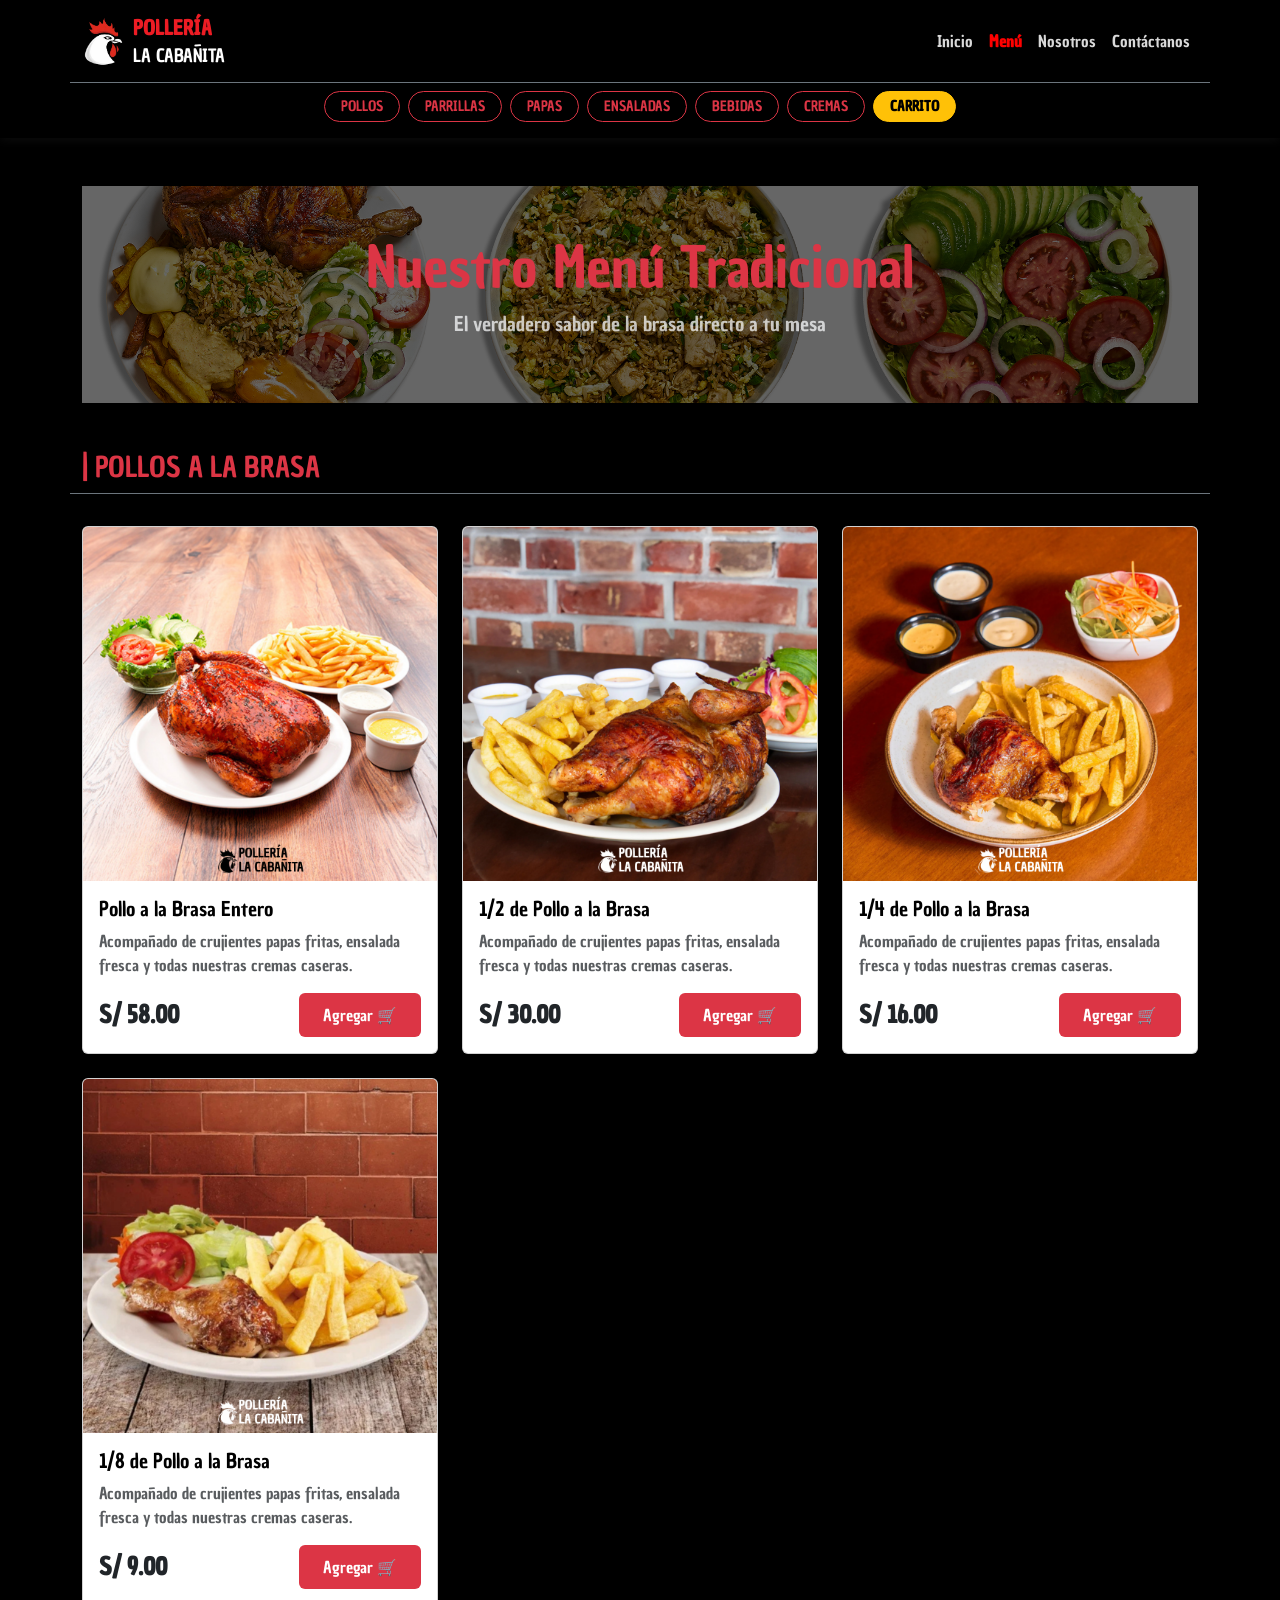
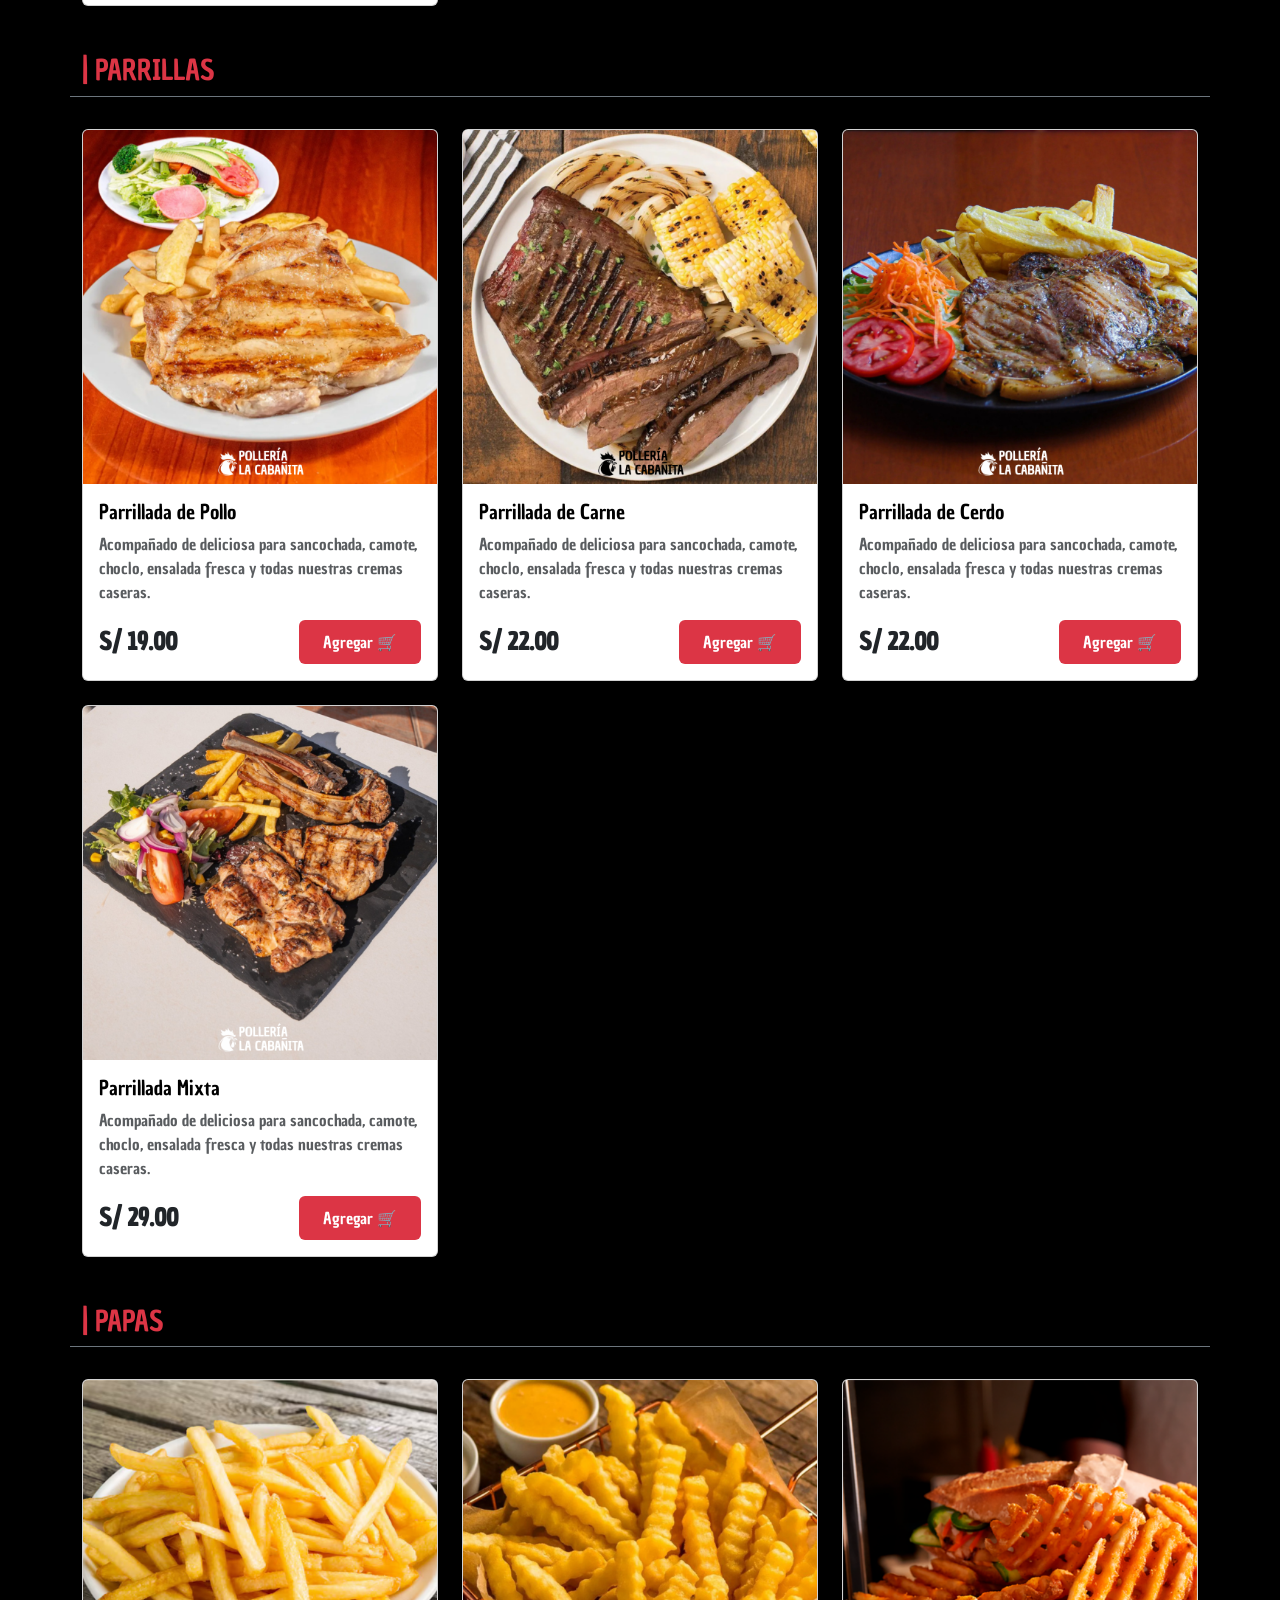
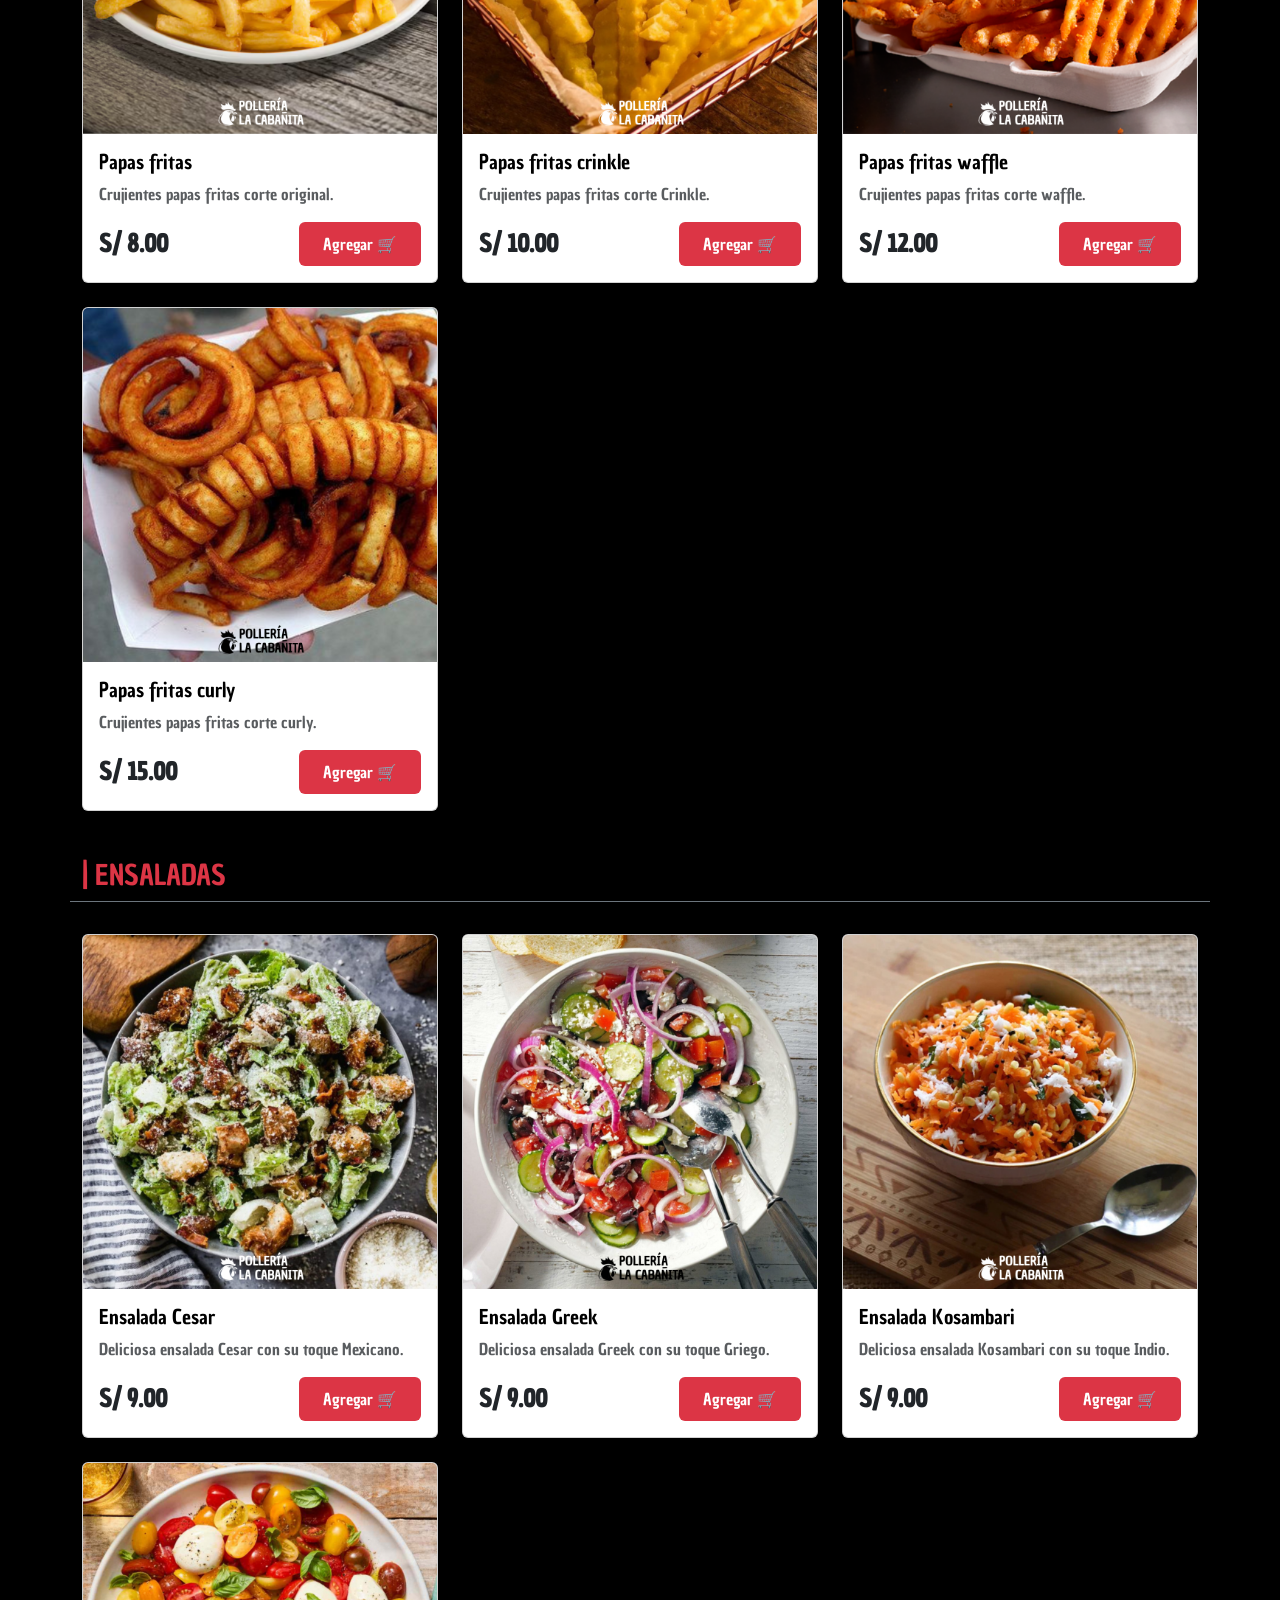
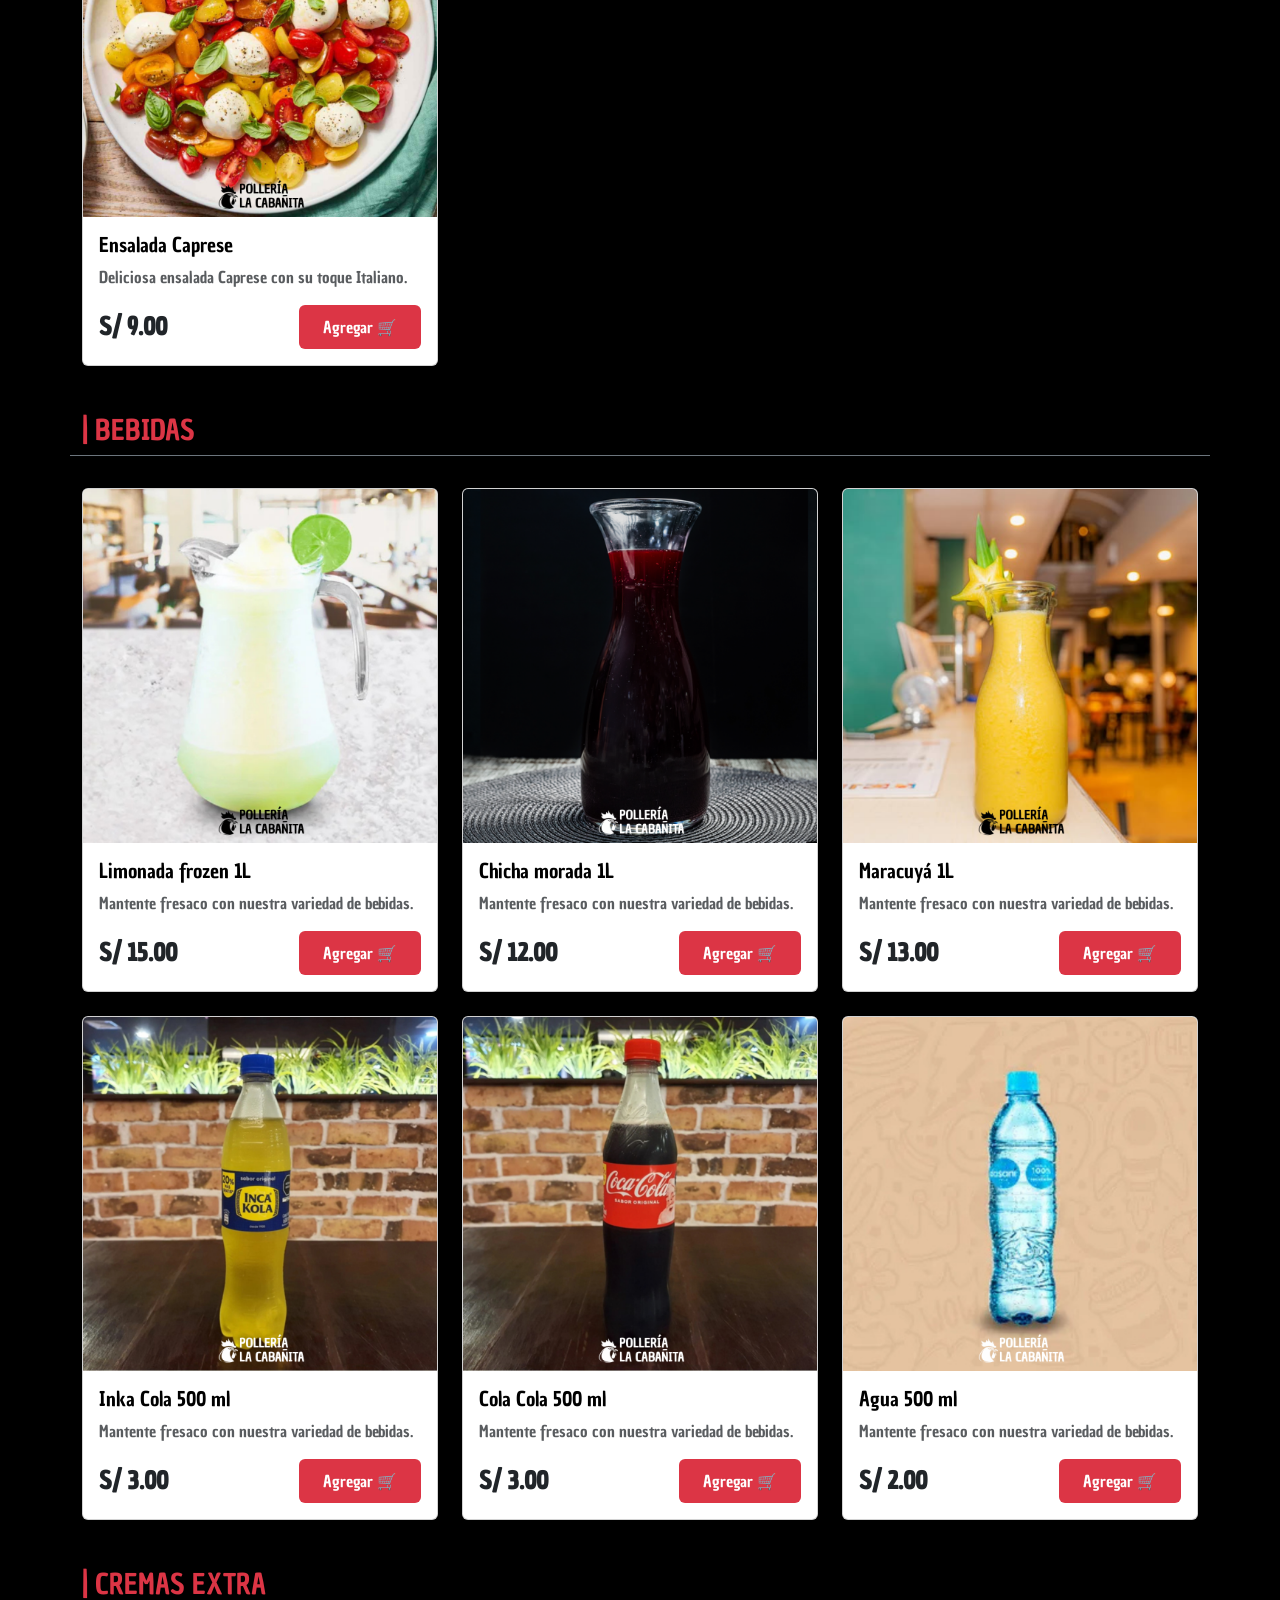
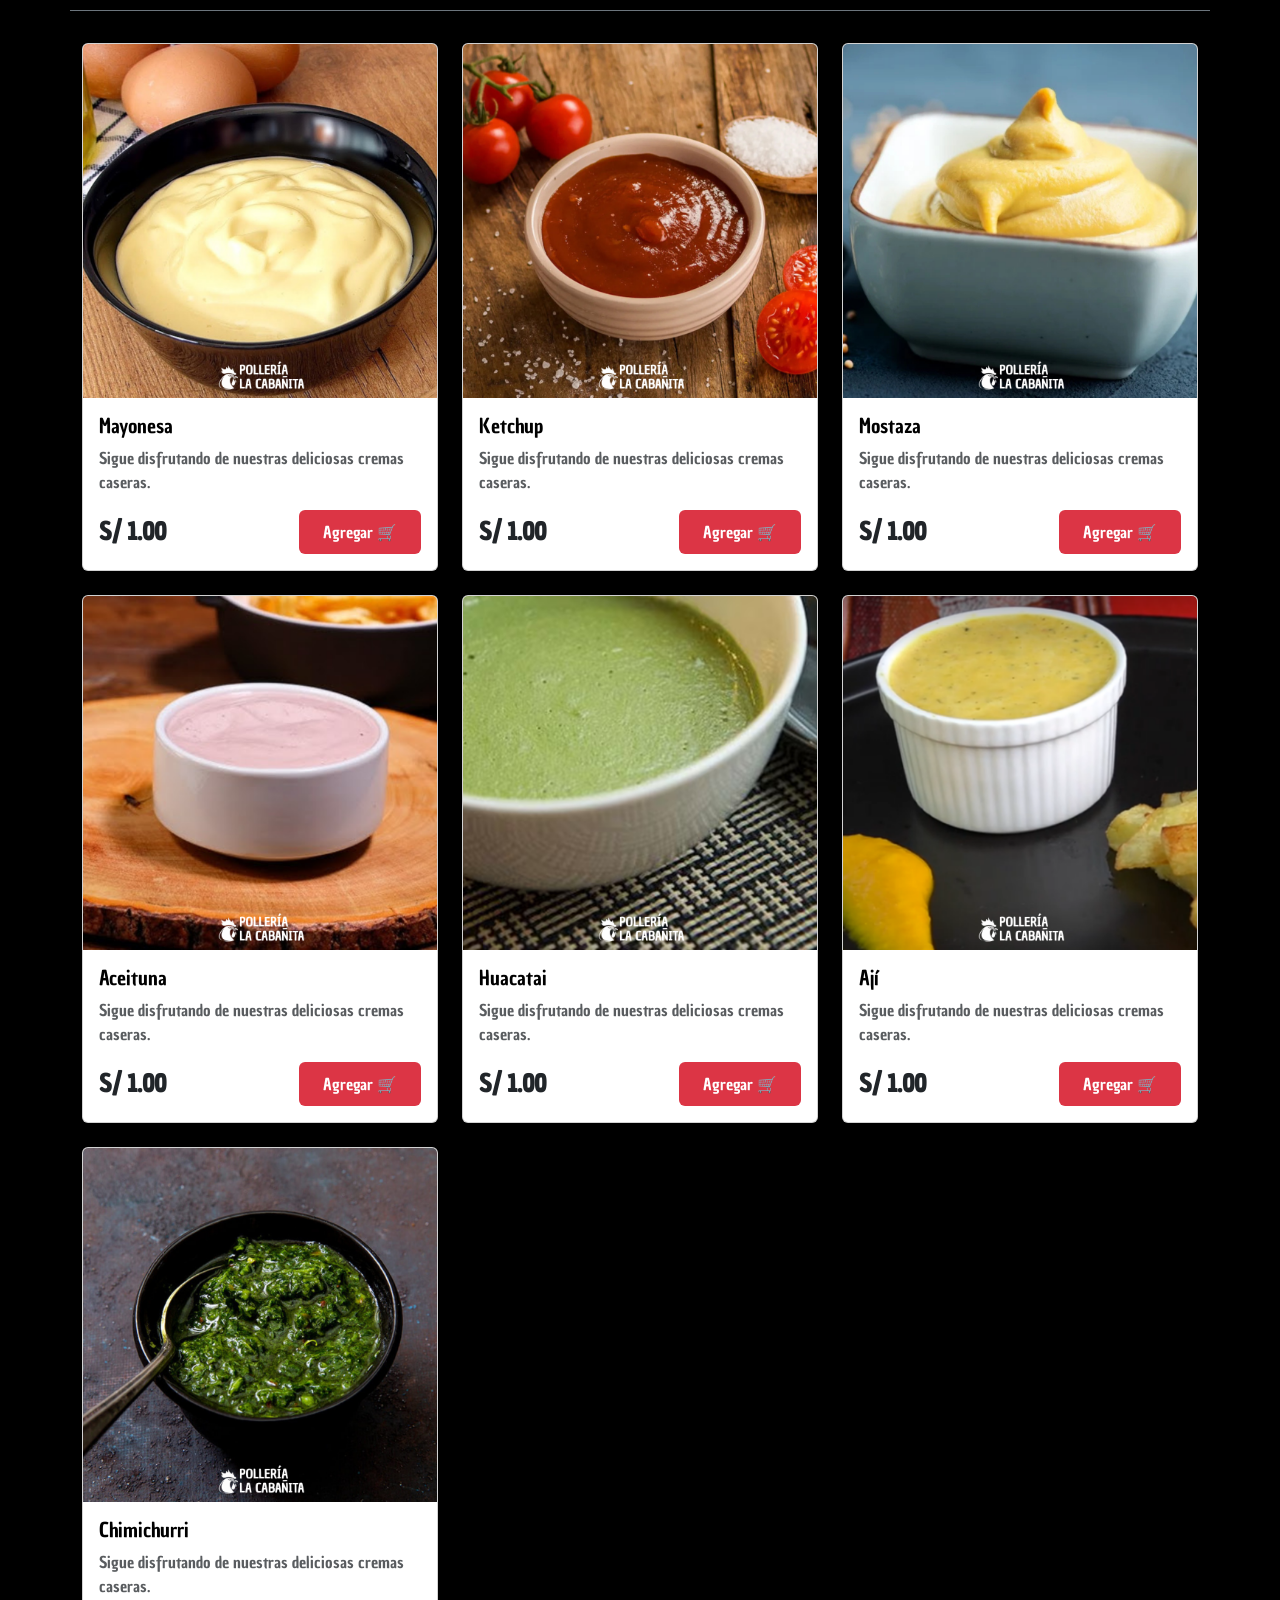
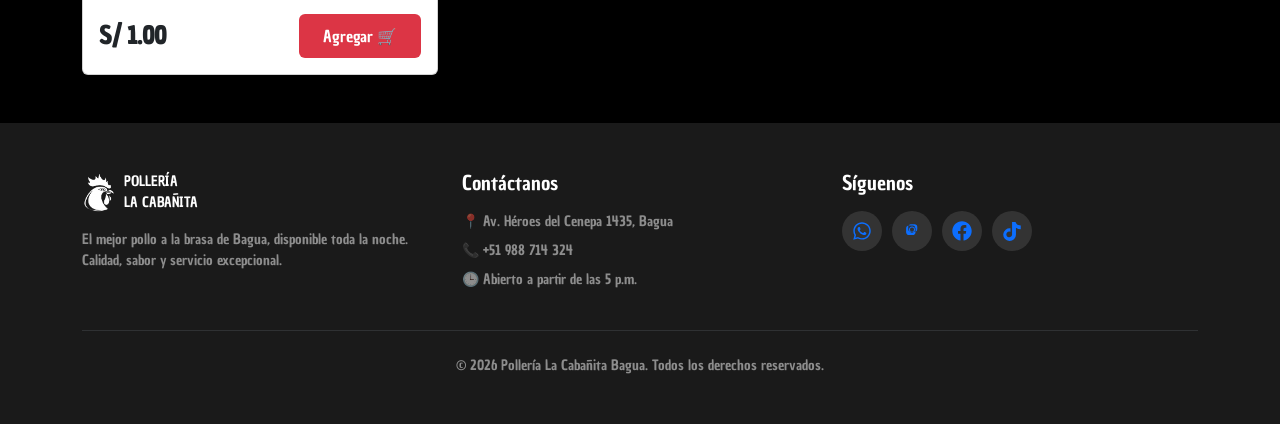
<file: PROYECTO003_UNID_II/PROYECTO003_UNID_II/PROYECTO002_UNID_II/menu.html>
<!DOCTYPE html>
<html lang="es">
<head>
    <meta charset="UTF-8">
    <meta name="viewport" content="width=device-width, initial-scale=1.0">
    <title>Pollería La Cabañita Bagua - El mejor pollo a la brasa</title>
    <link href="https://cdn.jsdelivr.net/npm/bootstrap@5.3.2/dist/css/bootstrap.min.css" rel="stylesheet">
    <link rel="stylesheet" href="style.css">
    
    <style>
        .navbar-dark .navbar-nav .nav-link {
            color: rgba(255, 255, 255, 0.85) !important;
        }
        .navbar-dark .navbar-nav .nav-link:hover {
            color: #ff0000 !important;
        }
        .navbar-dark .navbar-nav .nav-link.active {
            color: #ff0000 !important;
            font-weight: bold;
        }
    </style>
</head>
<body>

    <header class="header sticky-top py-2">
        <div class="container">
            
            <nav class="navbar navbar-expand-lg navbar-dark p-0 d-flex justify-content-between align-items-center flex-wrap">
                
                <a href="principal.html" class="navbar-brand d-flex align-items-center text-decoration-none m-0">
                    <img src="./imagenes/LOGOORIPOS.png" alt="Logo La Cabañita Bagua" class="me-2" height="50">
                    <div class="d-flex flex-column">
                        <span class="logo-title fw-bold" style="color: #ED1C24 !important;">POLLERÍA</span>
                        <span class="text-white d-block small">LA CABAÑITA</span>
                    </div>
                </a>
                
                <button class="navbar-toggler" type="button" data-bs-toggle="collapse" data-bs-target="#navbarNav" aria-controls="navbarNav" aria-expanded="false" aria-label="Toggle navigation">
                    <span class="navbar-toggler-icon"></span>
                </button>
                
                <div class="collapse navbar-collapse flex-grow-1" id="navbarNav">
                    <ul class="navbar-nav ms-auto text-end pt-3 pt-lg-0">
                        <li class="nav-item"><a class="nav-link" href="principal.html">Inicio</a></li>
                        <li class="nav-item"><a class="nav-link active" href="menu.html">Menú</a></li>
                        <li class="nav-item"><a class="nav-link" href="nosotros.html">Nosotros</a></li>
                        <li class="nav-item"><a class="nav-link" href="contactanos.html">Contáctanos</a></li>
                    </ul>
                </div>

            </nav>
        </div>

        <nav class="container d-flex justify-content-start justify-content-lg-center gap-2 overflow-x-auto py-2 mt-2 border-top border-secondary text-nowrap" style="scrollbar-width: none;">
            <a href="#pollos" class="btn btn-outline-danger btn-sm rounded-pill px-3">POLLOS</a>
            <a href="#parrillas" class="btn btn-outline-danger btn-sm rounded-pill px-3">PARRILLAS</a>
            <a href="#papas" class="btn btn-outline-danger btn-sm rounded-pill px-3">PAPAS</a>
            <a href="#ensaladas" class="btn btn-outline-danger btn-sm rounded-pill px-3">ENSALADAS</a>
            <a href="#bebidas" class="btn btn-outline-danger btn-sm rounded-pill px-3">BEBIDAS</a>
            <a href="#cremas" class="btn btn-outline-danger btn-sm rounded-pill px-3">CREMAS</a>
            <a href="carrito.html" class="btn btn-warning btn-sm rounded-pill px-3 fw-bold">CARRITO</a>
        </nav>
    </header>

    <main class="container my-5">
        <header class="text-center mb-5 d">
            <h1 class="display-4 title-red">Nuestro Menú Tradicional</h1>
            <p class="lead text-light opacity-75">El verdadero sabor de la brasa directo a tu mesa</p>
        </header>

        <section id="pollos" class="row g-4 mb-5">
            <h2 class="h3 title-red border-bottom border-secondary pb-2">| POLLOS A LA BRASA</h2>
            <article class="col-md-6 col-lg-4">
                <div class="card h-100 shadow-sm">
                    <img src="./imagenes/POLLOALABRASAENTERO.png" class="card-img-top" alt="Pollo a la brasa">
                    <div class="card-body d-flex flex-column justify-content-between">
                        <header>
                            <h3 class="h5 card-title" style="color: #000000 !important;">Pollo a la Brasa Entero</h3>
                            <p class="card-text text-muted">Acompañado de crujientes papas fritas, ensalada fresca y todas nuestras cremas caseras.</p>
                        </header>
                        <footer class="d-flex justify-content-between align-items-center mt-3">
                            <span class="fs-4 fw-bold text-dark">S/ 58.00</span>
                            <button class="btn btn-cabanita">Agregar 🛒</button>
                        </footer>
                    </div>
                </div>
            </article>
            <article class="col-md-6 col-lg-4">
                <div class="card h-100 shadow-sm">
                    <img src="./imagenes/POLLOALABRASAMEDIO.png" class="card-img-top" alt="Pollo a la brasa">
                    <div class="card-body d-flex flex-column justify-content-between">
                        <header>
                            <h3 class="h5 card-title" style="color: #000000 !important;">1/2 de Pollo a la Brasa</h3>
                            <p class="card-text text-muted">Acompañado de crujientes papas fritas, ensalada fresca y todas nuestras cremas caseras.</p>
                        </header>
                        <footer class="d-flex justify-content-between align-items-center mt-3">
                            <span class="fs-4 fw-bold text-dark">S/ 30.00</span>
                            <button class="btn btn-cabanita">Agregar 🛒</button>
                        </footer>
                    </div>
                </div>
            </article>
            <article class="col-md-6 col-lg-4">
                <div class="card h-100 shadow-sm">
                    <img src="./imagenes/POLLOALABRASACUARTO.png" class="card-img-top" alt="Pollo a la brasa">
                    <div class="card-body d-flex flex-column justify-content-between">
                        <header>
                            <h3 class="h5 card-title" style="color: #000000 !important;">1/4 de Pollo a la Brasa</h3>
                            <p class="card-text text-muted">Acompañado de crujientes papas fritas, ensalada fresca y todas nuestras cremas caseras.</p>
                        </header>
                        <footer class="d-flex justify-content-between align-items-center mt-3">
                            <span class="fs-4 fw-bold text-dark">S/ 16.00</span>
                            <button class="btn btn-cabanita">Agregar 🛒</button>
                        </footer>
                    </div>
                </div>
            </article>
            <article class="col-md-6 col-lg-4">
                <div class="card h-100 shadow-sm">
                    <img src="./imagenes/POLLOALABRASAOCTAVO.png" class="card-img-top" alt="Pollo a la brasa">
                    <div class="card-body d-flex flex-column justify-content-between">
                        <header>
                            <h3 class="h5 card-title" style="color: #000000 !important;">1/8 de Pollo a la Brasa</h3>
                            <p class="card-text text-muted">Acompañado de crujientes papas fritas, ensalada fresca y todas nuestras cremas caseras.</p>
                        </header>
                        <footer class="d-flex justify-content-between align-items-center mt-3">
                            <span class="fs-4 fw-bold text-dark">S/ 9.00</span>
                            <button class="btn btn-cabanita">Agregar 🛒</button>
                        </footer>
                    </div>
                </div>
            </article>
        </section>

        <section id="parrillas" class="row g-4 mb-5">
            <h2 class="h3 title-red border-bottom border-secondary pb-2">| PARRILLAS</h2>
            <article class="col-md-6 col-lg-4">
                <div class="card h-100 shadow-sm">
                    <img src="./imagenes/PARRILLAPOLLO.png" class="card-img-top" alt="Parrillas">
                    <div class="card-body d-flex flex-column justify-content-between">
                        <header>
                            <h3 class="h5 card-title" style="color: #000000 !important;">Parrillada de Pollo</h3>
                            <p class="card-text text-muted">Acompañado de deliciosa para sancochada, camote, choclo, ensalada fresca y todas nuestras cremas caseras.</p>
                        </header>
                        <footer class="d-flex justify-content-between align-items-center mt-3">
                            <span class="fs-4 fw-bold text-dark">S/ 19.00</span>
                            <button class="btn btn-cabanita">Agregar 🛒</button>
                        </footer>
                    </div>
                </div>
            </article>
            <article class="col-md-6 col-lg-4">
                <div class="card h-100 shadow-sm">
                    <img src="./imagenes/PARRILLACARNE.png" class="card-img-top" alt="Parrillas">
                    <div class="card-body d-flex flex-column justify-content-between">
                        <header>
                            <h3 class="h5 card-title" style="color: #000000 !important;">Parrillada de Carne</h3>
                            <p class="card-text text-muted">Acompañado de deliciosa para sancochada, camote, choclo, ensalada fresca y todas nuestras cremas caseras.</p>
                        </header>
                        <footer class="d-flex justify-content-between align-items-center mt-3">
                            <span class="fs-4 fw-bold text-dark">S/ 22.00</span>
                            <button class="btn btn-cabanita">Agregar 🛒</button>
                        </footer>
                    </div>
                </div>
            </article>
            <article class="col-md-6 col-lg-4">
                <div class="card h-100 shadow-sm">
                    <img src="./imagenes/PARRILLACERDO.png" class="card-img-top" alt="Parrillas">
                    <div class="card-body d-flex flex-column justify-content-between">
                        <header>
                            <h3 class="h5 card-title" style="color: #000000 !important;">Parrillada de Cerdo</h3>
                            <p class="card-text text-muted">Acompañado de deliciosa para sancochada, camote, choclo, ensalada fresca y todas nuestras cremas caseras.</p>
                        </header>
                        <footer class="d-flex justify-content-between align-items-center mt-3">
                            <span class="fs-4 fw-bold text-dark">S/ 22.00</span>
                            <button class="btn btn-cabanita">Agregar 🛒</button>
                        </footer>
                    </div>
                </div>
            </article>

            <article class="col-md-6 col-lg-4">
                <div class="card h-100 shadow-sm">
                    <img src="./imagenes/PARRILLAMIXTA.png" class="card-img-top" alt="Parrillas">
                    <div class="card-body d-flex flex-column justify-content-between">
                        <header>
                            <h3 class="h5 card-title" style="color: #000000 !important;">Parrillada Mixta</h3>
                            <p class="card-text text-muted">Acompañado de deliciosa para sancochada, camote, choclo, ensalada fresca y todas nuestras cremas caseras.</p>
                        </header>
                        <footer class="d-flex justify-content-between align-items-center mt-3">
                            <span class="fs-4 fw-bold text-dark">S/ 29.00</span>
                            <button class="btn btn-cabanita">Agregar 🛒</button>
                        </footer>
                    </div>
                </div>
            </article>
        </section>

        <section id="papas" class="row g-4 mb-5">
            <h2 class="h3 title-red border-bottom border-secondary pb-2">| PAPAS</h2>
            <article class="col-md-6 col-lg-4">
                <div class="card h-100 shadow-sm">
                    <img src="./imagenes/PAPAFRITA.png" class="card-img-top" alt="Papas">
                    <div class="card-body d-flex flex-column justify-content-between">
                        <header>
                            <h3 class="h5 card-title" style="color: #000000 !important;">Papas fritas</h3>
                            <p class="card-text text-muted">Crujientes papas fritas corte original.</p>
                        </header>
                        <footer class="d-flex justify-content-between align-items-center mt-3">
                            <span class="fs-4 fw-bold text-dark">S/ 8.00</span>
                            <button class="btn btn-cabanita">Agregar 🛒</button>
                        </footer>
                    </div>
                </div>
            </article>
            <article class="col-md-6 col-lg-4">
                <div class="card h-100 shadow-sm">
                    <img src="./imagenes/PAPAFRITACRINKLE.png" class="card-img-top" alt="Papas">
                    <div class="card-body d-flex flex-column justify-content-between">
                        <header>
                            <h3 class="h5 card-title" style="color: #000000 !important;">Papas fritas crinkle</h3>
                            <p class="card-text text-muted">Crujientes papas fritas corte Crinkle.</p>
                        </header>
                        <footer class="d-flex justify-content-between align-items-center mt-3">
                            <span class="fs-4 fw-bold text-dark">S/ 10.00</span>
                            <button class="btn btn-cabanita">Agregar 🛒</button>
                        </footer>
                    </div>
                </div>
            </article>
            <article class="col-md-6 col-lg-4">
                <div class="card h-100 shadow-sm">
                    <img src="./imagenes/PAPAFRITAWAFFLE.png" class="card-img-top" alt="Papas">
                    <div class="card-body d-flex flex-column justify-content-between">
                        <header>
                            <h3 class="h5 card-title" style="color: #000000 !important;">Papas fritas waffle</h3>
                            <p class="card-text text-muted">Crujientes papas fritas corte waffle.</p>
                        </header>
                        <footer class="d-flex justify-content-between align-items-center mt-3">
                            <span class="fs-4 fw-bold text-dark">S/ 12.00</span>
                            <button class="btn btn-cabanita">Agregar 🛒</button>
                        </footer>
                    </div>
                </div>
            </article>

            <article class="col-md-6 col-lg-4">
                <div class="card h-100 shadow-sm">
                    <img src="./imagenes/PAPAFRITACURLY.png" class="card-img-top" alt="Papas">
                    <div class="card-body d-flex flex-column justify-content-between">
                        <header>
                            <h3 class="h5 card-title" style="color: #000000 !important;">Papas fritas curly</h3>
                            <p class="card-text text-muted">Crujientes papas fritas corte curly.</p>
                        </header>
                        <footer class="d-flex justify-content-between align-items-center mt-3">
                            <span class="fs-4 fw-bold text-dark">S/ 15.00</span>
                            <button class="btn btn-cabanita">Agregar 🛒</button>
                        </footer>
                    </div>
                </div>
            </article>
        </section>

        <section id="ensaladas" class="row g-4 mb-5">
            <h2 class="h3 title-red border-bottom border-secondary pb-2">| ENSALADAS</h2>
            <article class="col-md-6 col-lg-4">
                <div class="card h-100 shadow-sm">
                    <img src="./imagenes/ENSALADACESAR.png" class="card-img-top" alt="Ensaladas">
                    <div class="card-body d-flex flex-column justify-content-between">
                        <header>
                            <h3 class="h5 card-title" style="color: #000000 !important;">Ensalada Cesar</h3>
                            <p class="card-text text-muted">Deliciosa ensalada Cesar con su toque Mexicano.</p>
                        </header>
                        <footer class="d-flex justify-content-between align-items-center mt-3">
                            <span class="fs-4 fw-bold text-dark">S/ 9.00</span>
                            <button class="btn btn-cabanita">Agregar 🛒</button>
                        </footer>
                    </div>
                </div>
            </article>

            <article class="col-md-6 col-lg-4">
                <div class="card h-100 shadow-sm">
                    <img src="./imagenes/ENSALADAGREEK.png" class="card-img-top" alt="Ensaladas">
                    <div class="card-body d-flex flex-column justify-content-between">
                        <header>
                            <h3 class="h5 card-title" style="color: #000000 !important;">Ensalada Greek</h3>
                            <p class="card-text text-muted">Deliciosa ensalada Greek con su toque Griego.</p>
                        </header>
                        <footer class="d-flex justify-content-between align-items-center mt-3">
                            <span class="fs-4 fw-bold text-dark">S/ 9.00</span>
                            <button class="btn btn-cabanita">Agregar 🛒</button>
                        </footer>
                    </div>
                </div>
            </article>

            <article class="col-md-6 col-lg-4">
                <div class="card h-100 shadow-sm">
                    <img src="./imagenes/ENSALADAKOSAMBARI.png" class="card-img-top" alt="Ensaladas">
                    <div class="card-body d-flex flex-column justify-content-between">
                        <header>
                            <h3 class="h5 card-title" style="color: #000000 !important;">Ensalada Kosambari</h3>
                            <p class="card-text text-muted">Deliciosa ensalada Kosambari con su toque Indio.</p>
                        </header>
                        <footer class="d-flex justify-content-between align-items-center mt-3">
                            <span class="fs-4 fw-bold text-dark">S/ 9.00</span>
                            <button class="btn btn-cabanita">Agregar 🛒</button>
                        </footer>
                    </div>
                </div>
            </article>

            <article class="col-md-6 col-lg-4">
                <div class="card h-100 shadow-sm">
                    <img src="./imagenes/ENSALADACAPRESE.png" class="card-img-top" alt="Ensaladas">
                    <div class="card-body d-flex flex-column justify-content-between">
                        <header>
                            <h3 class="h5 card-title" style="color: #000000 !important;">Ensalada Caprese</h3>
                            <p class="card-text text-muted">Deliciosa ensalada Caprese
                                 con su toque Italiano.</p>
                        </header>
                        <footer class="d-flex justify-content-between align-items-center mt-3">
                            <span class="fs-4 fw-bold text-dark">S/ 9.00</span>
                            <button class="btn btn-cabanita">Agregar 🛒</button>
                        </footer>
                    </div>
                </div>
            </article>
        </section>

        <section id="bebidas" class="row g-4 mb-5">
            <h2 class="h3 title-red border-bottom border-secondary pb-2">| BEBIDAS</h2>
            <article class="col-md-6 col-lg-4">
                <div class="card h-100 shadow-sm">
                    <img src="./imagenes/LIMONADAFROZEN.png" class="card-img-top" alt="Bebidas">
                    <div class="card-body d-flex flex-column justify-content-between">
                        <header>
                            <h3 class="h5 card-title" style="color: #000000 !important;">Limonada frozen 1L</h3>
                            <p class="card-text text-muted">Mantente fresaco con nuestra variedad de bebidas.</p>
                        </header>
                        <footer class="d-flex justify-content-between align-items-center mt-3">
                            <span class="fs-4 fw-bold text-dark">S/ 15.00</span>
                            <button class="btn btn-cabanita">Agregar 🛒</button>
                        </footer>
                    </div>
                </div>
            </article>
            <article class="col-md-6 col-lg-4">
                <div class="card h-100 shadow-sm">
                    <img src="./imagenes/CHICHAMORADA.png" class="card-img-top" alt="Bebidas">
                    <div class="card-body d-flex flex-column justify-content-between">
                        <header>
                            <h3 class="h5 card-title" style="color: #000000 !important;">Chicha morada 1L</h3>
                            <p class="card-text text-muted">Mantente fresaco con nuestra variedad de bebidas.</p>
                        </header>
                        <footer class="d-flex justify-content-between align-items-center mt-3">
                            <span class="fs-4 fw-bold text-dark">S/ 12.00</span>
                            <button class="btn btn-cabanita">Agregar 🛒</button>
                        </footer>
                    </div>
                </div>
            </article>

            <article class="col-md-6 col-lg-4">
                <div class="card h-100 shadow-sm">
                    <img src="./imagenes/MARACUYA.png" class="card-img-top" alt="Bebidas">
                    <div class="card-body d-flex flex-column justify-content-between">
                        <header>
                            <h3 class="h5 card-title" style="color: #000000 !important;">Maracuyá 1L</h3>
                            <p class="card-text text-muted">Mantente fresaco con nuestra variedad de bebidas.</p>
                        </header>
                        <footer class="d-flex justify-content-between align-items-center mt-3">
                            <span class="fs-4 fw-bold text-dark">S/ 13.00</span>
                            <button class="btn btn-cabanita">Agregar 🛒</button>
                        </footer>
                    </div>
                </div>
            </article>

            <article class="col-md-6 col-lg-4">
                <div class="card h-100 shadow-sm">
                    <img src="./imagenes/INKA500.png" class="card-img-top" alt="Bebidas">
                    <div class="card-body d-flex flex-column justify-content-between">
                        <header>
                            <h3 class="h5 card-title" style="color: #000000 !important;">Inka Cola 500 ml</h3>
                            <p class="card-text text-muted">Mantente fresaco con nuestra variedad de bebidas.</p>
                        </header>
                        <footer class="d-flex justify-content-between align-items-center mt-3">
                            <span class="fs-4 fw-bold text-dark">S/ 3.00</span>
                            <button class="btn btn-cabanita">Agregar 🛒</button>
                        </footer>
                    </div>
                </div>
            </article>

            <article class="col-md-6 col-lg-4">
                <div class="card h-100 shadow-sm">
                    <img src="./imagenes/COCA500.png" class="card-img-top" alt="Bebidas">
                    <div class="card-body d-flex flex-column justify-content-between">
                        <header>
                            <h3 class="h5 card-title" style="color: #000000 !important;">Cola Cola 500 ml</h3>
                            <p class="card-text text-muted">Mantente fresaco con nuestra variedad de bebidas.</p>
                        </header>
                        <footer class="d-flex justify-content-between align-items-center mt-3">
                            <span class="fs-4 fw-bold text-dark">S/ 3.00</span>
                            <button class="btn btn-cabanita">Agregar 🛒</button>
                        </footer>
                    </div>
                </div>
            </article>

            <article class="col-md-6 col-lg-4">
                <div class="card h-100 shadow-sm">
                    <img src="./imagenes/AGUA500.png" class="card-img-top" alt="Bebidas">
                    <div class="card-body d-flex flex-column justify-content-between">
                        <header>
                            <h3 class="h5 card-title" style="color: #000000 !important;">Agua 500 ml</h3>
                            <p class="card-text text-muted">Mantente fresaco con nuestra variedad de bebidas.</p>
                        </header>
                        <footer class="d-flex justify-content-between align-items-center mt-3">
                            <span class="fs-4 fw-bold text-dark">S/ 2.00</span>
                            <button class="btn btn-cabanita">Agregar 🛒</button>
                        </footer>
                    </div>
                </div>
            </article>
        </section>

        <section id="cremas" class="row g-4 mb-5">
            <h2 class="h3 title-red border-bottom border-secondary pb-2">| CREMAS EXTRA</h2>
            <article class="col-md-6 col-lg-4">
                <div class="card h-100 shadow-sm">
                    <img src="./imagenes/MAYONESA.png" class="card-img-top" alt="Cremas">
                    <div class="card-body d-flex flex-column justify-content-between">
                        <header>
                            <h3 class="h5 card-title" style="color: #000000 !important;">Mayonesa</h3>
                            <p class="card-text text-muted">Sigue disfrutando de nuestras deliciosas cremas caseras.</p>
                        </header>
                        <footer class="d-flex justify-content-between align-items-center mt-3">
                            <span class="fs-4 fw-bold text-dark">S/ 1.00</span>
                            <button class="btn btn-cabanita">Agregar 🛒</button>
                        </footer>
                    </div>
                </div>
            </article>

            <article class="col-md-6 col-lg-4">
                <div class="card h-100 shadow-sm">
                    <img src="./imagenes/KETCHUP.png" class="card-img-top" alt="Cremas">
                    <div class="card-body d-flex flex-column justify-content-between">
                        <header>
                            <h3 class="h5 card-title" style="color: #000000 !important;">Ketchup</h3>
                            <p class="card-text text-muted">Sigue disfrutando de nuestras deliciosas cremas caseras.</p>
                        </header>
                        <footer class="d-flex justify-content-between align-items-center mt-3">
                            <span class="fs-4 fw-bold text-dark">S/ 1.00</span>
                            <button class="btn btn-cabanita">Agregar 🛒</button>
                        </footer>
                    </div>
                </div>
            </article>

            <article class="col-md-6 col-lg-4">
                <div class="card h-100 shadow-sm">
                    <img src="./imagenes/MOSTAZA.png" class="card-img-top" alt="Cremas">
                    <div class="card-body d-flex flex-column justify-content-between">
                        <header>
                            <h3 class="h5 card-title" style="color: #000000 !important;">Mostaza</h3>
                            <p class="card-text text-muted">Sigue disfrutando de nuestras deliciosas cremas caseras.</p>
                        </header>
                        <footer class="d-flex justify-content-between align-items-center mt-3">
                            <span class="fs-4 fw-bold text-dark">S/ 1.00</span>
                            <button class="btn btn-cabanita">Agregar 🛒</button>
                        </footer>
                    </div>
                </div>
            </article>

            <article class="col-md-6 col-lg-4">
                <div class="card h-100 shadow-sm">
                    <img src="./imagenes/ACEITUNA.png" class="card-img-top" alt="Cremas">
                    <div class="card-body d-flex flex-column justify-content-between">
                        <header>
                            <h3 class="h5 card-title" style="color: #000000 !important;">Aceituna</h3>
                            <p class="card-text text-muted">Sigue disfrutando de nuestras deliciosas cremas caseras.</p>
                        </header>
                        <footer class="d-flex justify-content-between align-items-center mt-3">
                            <span class="fs-4 fw-bold text-dark">S/ 1.00</span>
                            <button class="btn btn-cabanita">Agregar 🛒</button>
                        </footer>
                    </div>
                </div>
            </article>

            <article class="col-md-6 col-lg-4">
                <div class="card h-100 shadow-sm">
                    <img src="./imagenes/HUACATAI.png" class="card-img-top" alt="Cremas">
                    <div class="card-body d-flex flex-column justify-content-between">
                        <header>
                            <h3 class="h5 card-title" style="color: #000000 !important;">Huacatai</h3>
                            <p class="card-text text-muted">Sigue disfrutando de nuestras deliciosas cremas caseras.</p>
                        </header>
                        <footer class="d-flex justify-content-between align-items-center mt-3">
                            <span class="fs-4 fw-bold text-dark">S/ 1.00</span>
                            <button class="btn btn-cabanita">Agregar 🛒</button>
                        </footer>
                    </div>
                </div>
            </article>

            <article class="col-md-6 col-lg-4">
                <div class="card h-100 shadow-sm">
                    <img src="./imagenes/AJI.png" class="card-img-top" alt="Cremas">
                    <div class="card-body d-flex flex-column justify-content-between">
                        <header>
                            <h3 class="h5 card-title" style="color: #000000 !important;">Ají</h3>
                            <p class="card-text text-muted">Sigue disfrutando de nuestras deliciosas cremas caseras.</p>
                        </header>
                        <footer class="d-flex justify-content-between align-items-center mt-3">
                            <span class="fs-4 fw-bold text-dark">S/ 1.00</span>
                            <button class="btn btn-cabanita">Agregar 🛒</button>
                        </footer>
                    </div>
                </div>
            </article>

            <article class="col-md-6 col-lg-4">
                <div class="card h-100 shadow-sm">
                    <img src="./imagenes/CHIMICHURI.png" class="card-img-top" alt="Cremas">
                    <div class="card-body d-flex flex-column justify-content-between">
                        <header>
                            <h3 class="h5 card-title" style="color: #000000 !important;">Chimichurri</h3>
                            <p class="card-text text-muted">Sigue disfrutando de nuestras deliciosas cremas caseras.</p>
                        </header>
                        <footer class="d-flex justify-content-between align-items-center mt-3">
                            <span class="fs-4 fw-bold text-dark">S/ 1.00</span>
                            <button class="btn btn-cabanita">Agregar 🛒</button>
                        </footer>
                    </div>
                </div>
            </article>
        </section>
    </main> 

    <footer class="footer py-5 mt-auto text-white-50" style="background-color: #111111;">
        <div class="container">
            <div class="row g-4">
                <aside class="col-md-4">
                    <div class="d-flex align-items-center mb-3">
                        <img src="./imagenes/LOGOBNPOS.png" alt="Logo Blanco" height="40" class="me-2">
                        <header>
                            <span class="text-white d-block small">POLLERÍA</span>
                            <span class="text-white d-block small">LA CABAÑITA</span>
                        </header>
                    </div>
                    <p class="small">El mejor pollo a la brasa de Bagua, disponible toda la noche. Calidad, sabor y servicio excepcional.</p>
                </aside>
                
                <section class="col-md-4">
                    <h4 class="h5 text-white mb-3">Contáctanos</h4>
                    <ul class="list-unstyled small">
                        <li class="mb-2">📍 Av. Héroes del Cenepa 1435, Bagua</li>
                        <li class="mb-2">📞 +51 988 714 324</li>
                        <li class="mb-2">🕒 Abierto a partir de las 5 p.m.</li>
                    </ul>
                </section>
                
                <section class="col-md-4">
                    <h4 class="h5 text-white mb-3">Síguenos</h4>
                    <nav class="d-flex" aria-label="Redes sociales">
                        <a href="https://wa.me/51930838877" target="_blank" class="social-icon-circle ico-wsp" title="WhatsApp"><svg viewBox="0 0 448 512" width="20"><path fill="currentColor" d="M380.9 97.1C339 55.1 283.2 32 223.9 32c-122.4 0-222 99.6-222 222 0 39.1 10.2 77.3 29.6 111L0 480l117.7-30.9c32.4 17.7 68.9 27 106.1 27h.1c122.3 0 224.1-99.6 224.1-222 0-59.3-25.2-115-67.1-157zm-157 341.6c-33.2 0-65.7-8.9-94-25.7l-6.7-4-69.8 18.3 18.6-68.1-4.4-7c-18.5-29.4-28.2-63.3-28.2-98.2 0-101.7 82.8-184.5 184.6-184.5 49.3 0 95.6 19.2 130.4 54.1 34.8 34.9 56.2 81.2 56.1 130.5 0 101.8-84.9 184.6-186.6 184.6zm101.2-138.2c-5.5-2.8-32.8-16.2-37.9-18-5.1-1.9-8.8-2.8-12.5 2.8-3.7 5.6-14.3 18-17.6 21.8-3.2 3.7-6.5 4.2-12 1.4-32.6-16.3-54-29.1-75.5-66-5.7-9.8 5.7-9.1 16.3-30.3 1.8-3.7.9-6.9-.5-9.7-1.4-2.8-12.5-30.1-17.1-41.2-4.5-10.8-9.1-9.3-12.5-9.5-3.2-.2-6.9-.2-10.6-.2-3.7 0-9.7 1.4-14.8 6.9-5.1 5.6-19.4 19-19.4 46.3 0 27.3 19.9 53.7 22.6 57.4 2.8 3.7 39.1 59.7 94.8 83.8 35.2 15.2 49 16.5 66.6 13.9 10.7-1.6 32.8-13.4 37.4-26.4 4.6-13 4.6-24.1 3.2-26.4-1.3-2.5-5-3.9-10.5-6.6z"/></svg></a>
                        <a href="https://www.instagram.com/polleria_la_cabanita/" target="_blank" class="social-icon-circle ico-ig" title="Instagram"><svg viewBox="0 0 448 512" width="20"><path fill="currentColor" d="M224.1 141c-43.6 0-79 35.4-79 79s35.4 79 79 79 79-35.4 79-79-35.4-79-79-79zm0 130.5c-28.4 0-51.5-23.1-51.5-51.5s23.1-51.5 51.5-51.5 51.5 23.1 51.5 51.5-23.1 51.5-51.5 51.5zm129.6-148.9c-4.5-11.6-12.3-21.7-22.4-29.4-10.2-7.7-22.6-12-35.4-12.3-21.3-1-83.3-1-104.6 0-12.8.3-25.2 4.6-35.4 12.3-10.1 7.7-18 17.8-22.4 29.4-4 10.5-6.1 27.8-6.1 56.6s2.1 46.1 6.1 56.6c4.5 11.6 12.3 21.7 22.4 29.4 10.2 7.7 22.6 12 35.4 12.3 21.3 1 83.3 1 104.6 0 12.8-.3 25.2-4.6 35.4-12.3 10.1-7.7 18-17.8 22.4-29.4 4-10.5 6.1-27.8 6.1-56.6s-2-46.1-6.1-56.6zM310.1 316c-7.2 18.1-21.3 32.2-39.4 39.4-17.1 6.8-57.5 5.2-76.7 5.2s-59.6 1.5-76.7-5.2c-18.1-7.2-32.2-21.3-39.4-39.4-6.8-17.1-5.2-57.5-5.2-76.7s-1.5-59.6 5.2-76.7c7.2-18.1 21.3-32.2 39.4-39.4 17.1-6.8 57.5-5.2 76.7-5.2s59.6-1.5 76.7 5.2c18.1 7.2 32.2 21.3 39.4 39.4 6.8 17.1 5.2 57.5 5.2 76.7s1.4 59.6-5.2 76.7zM302.5 141c-8.6 0-15.6 7-15.6 15.6s7 15.6 15.6 15.6 15.6-7 15.6-15.6-7-15.6-15.6-15.6z"/></svg></a>
                        <a href="https://web.facebook.com/" target="_blank" class="social-icon-circle ico-fb" title="Facebook"><svg viewBox="0 0 512 512" width="20"><path fill="currentColor" d="M504 256C504 119 393 8 256 8S8 119 8 256c0 123.78 90.69 226.38 209.25 245V327.69h-63V256h63v-54.64c0-62.15 37-96.48 93.67-96.48 27.14 0 55.52 4.84 55.52 4.84v61h-31.28c-30.8 0-40.41 19.12-40.41 38.73V256h68.78l-11 71.69h-57.78V501C413.31 482.38 504 379.78 504 256z"/></svg></a>
                        <a href="https://www.tiktok.com/" target="_blank" class="social-icon-circle ico-tt" title="TikTok"><svg viewBox="0 0 448 512" width="20"><path fill="currentColor" d="M448 209.91a210.06 210.06 0 0 1-122.77-39.25v178.72A162.55 162.55 0 1 1 185 188.31v89.89a72.69 72.69 0 1 0 40.3 64.12V24h89a114.19 114.19 0 0 0 71.18 80.3A208.28 208.28 0 0 1 448 114.12z"/></svg></a>
                    </nav>
                </section>
            </div>
            <hr class="border-secondary my-4">
            <p class="text-center small text-white-50 mb-0">&copy; 2026 Pollería La Cabañita Bagua. Todos los derechos reservados.</p>
        </div>
    </footer>

    <script src="https://cdn.jsdelivr.net/npm/bootstrap@5.3.2/dist/js/bootstrap.bundle.min.js"></script>
</body>
</html>
</file>
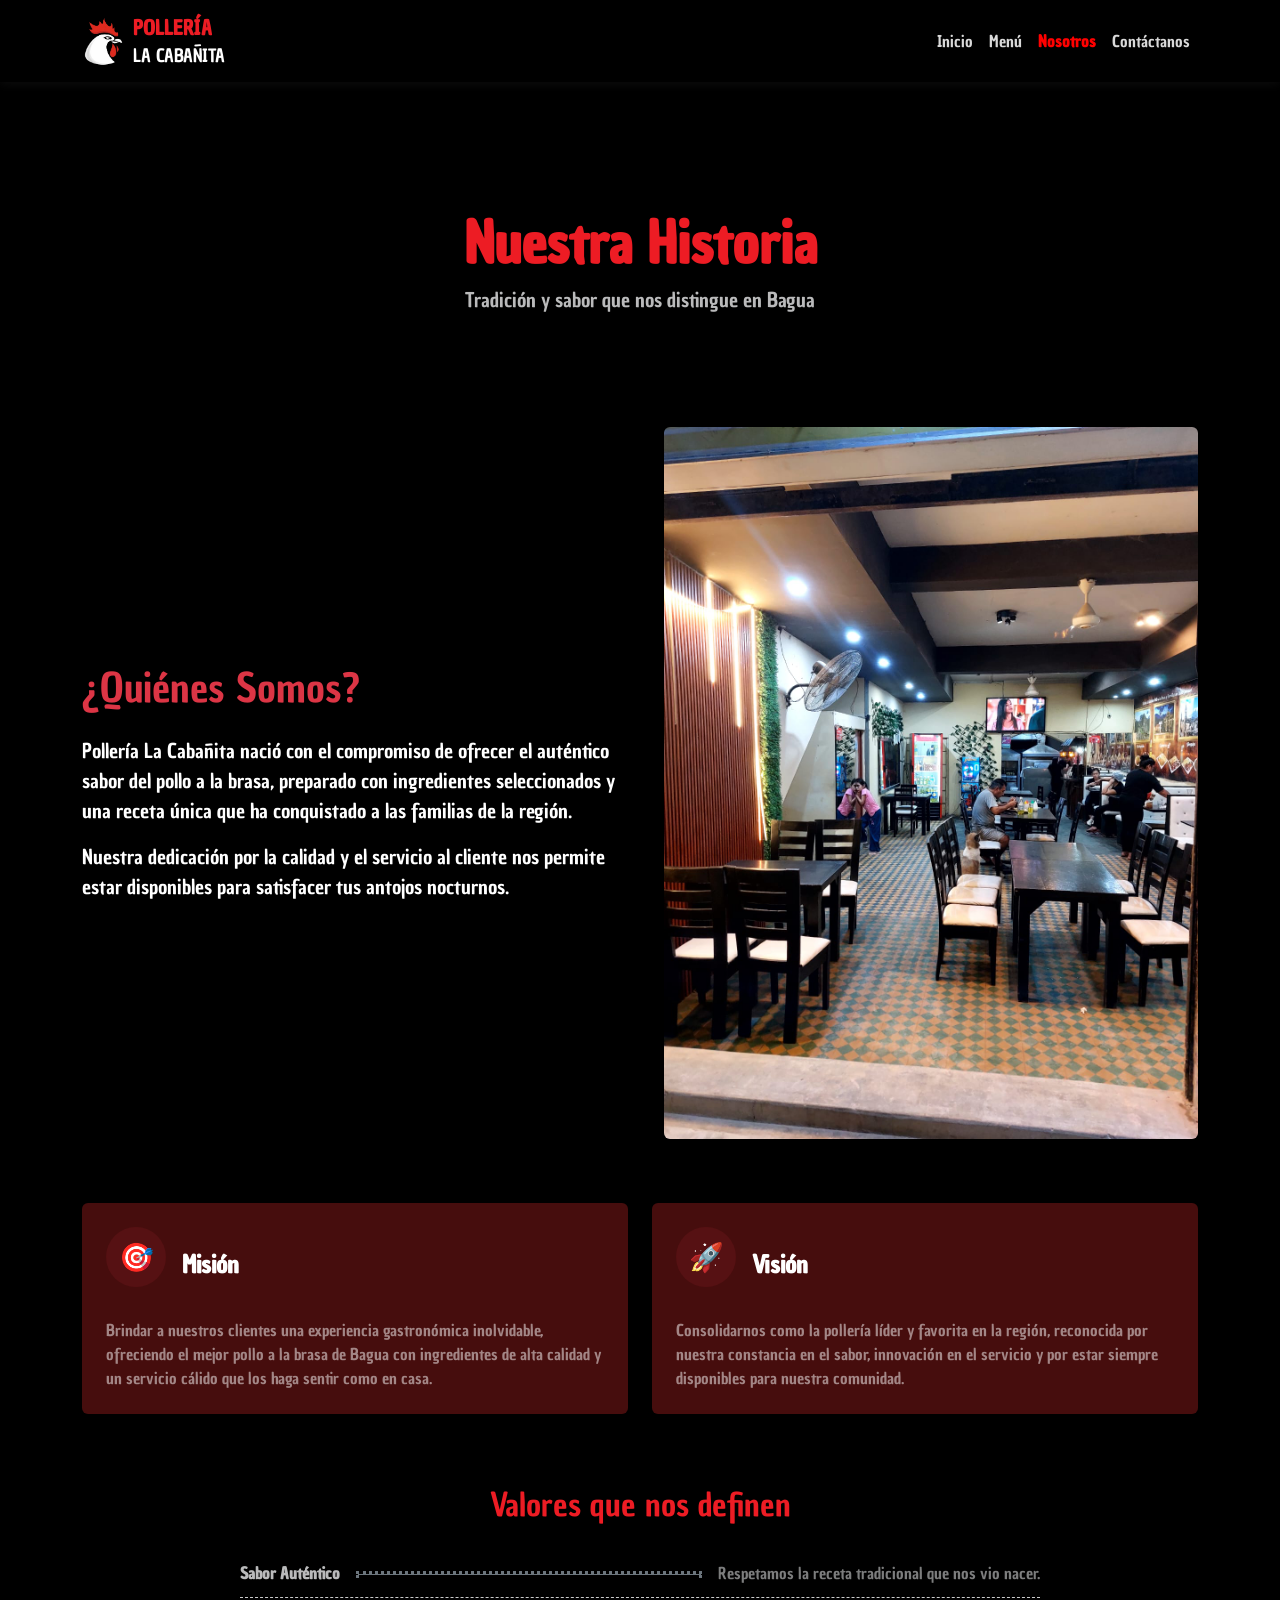
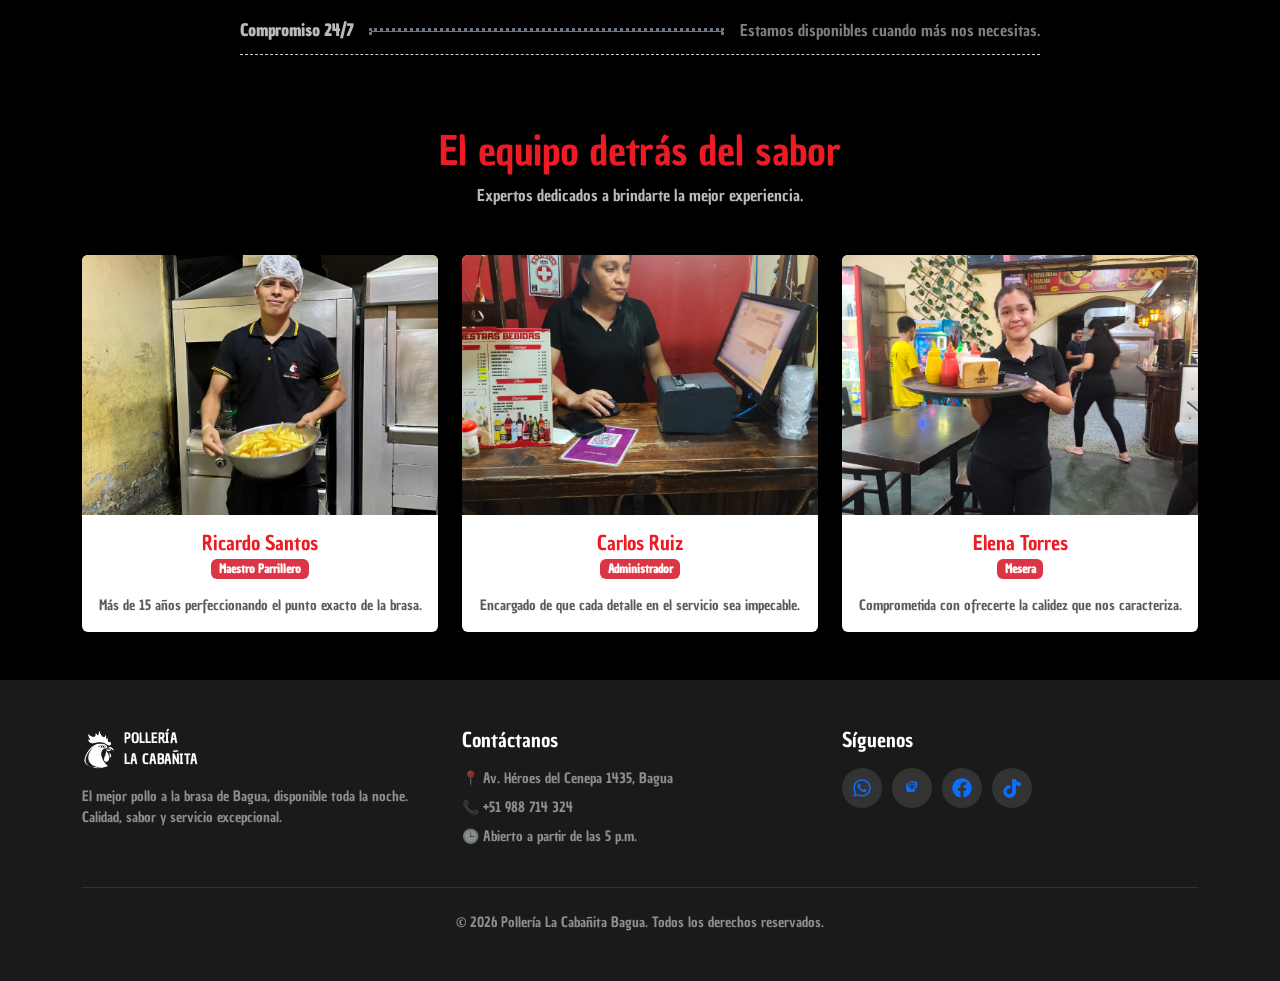
<file: PROYECTO003_UNID_II/PROYECTO003_UNID_II/PROYECTO002_UNID_II/nosotros.html>
<!DOCTYPE html>
<html lang="es">
<head>
    <meta charset="UTF-8">
    <meta name="viewport" content="width=device-width, initial-scale=1.0">
    <title>Pollería La Cabañita Bagua - El mejor pollo a la brasa</title>
    <link href="https://cdn.jsdelivr.net/npm/bootstrap@5.3.2/dist/css/bootstrap.min.css" rel="stylesheet">
    <link rel="stylesheet" href="style.css">
    
    <style>
        .navbar-dark .navbar-nav .nav-link {
            color: rgba(255, 255, 255, 0.85) !important;
        }
        .navbar-dark .navbar-nav .nav-link:hover {
            color: #ff0000 !important;
        }
        .navbar-dark .navbar-nav .nav-link.active {
            color: #ff0000 !important;
            font-weight: bold;
        }
    </style>
</head>
<body>

    <header class="header sticky-top py-2">
        <div class="container">
            
            <nav class="navbar navbar-expand-lg navbar-dark p-0 d-flex justify-content-between align-items-center flex-wrap">
                
                <a href="principal.html" class="navbar-brand d-flex align-items-center text-decoration-none m-0">
                    <img src="./imagenes/LOGOORIPOS.png" alt="Logo La Cabañita Bagua" class="me-2" height="50">
                    <div class="d-flex flex-column">
                        <span class="logo-title fw-bold" style="color: #ED1C24 !important;">POLLERÍA</span>
                        <span class="text-white d-block small">LA CABAÑITA</span>
                    </div>
                </a>
                
                <button class="navbar-toggler" type="button" data-bs-toggle="collapse" data-bs-target="#navbarNav" aria-controls="navbarNav" aria-expanded="false" aria-label="Toggle navigation">
                    <span class="navbar-toggler-icon"></span>
                </button>
                
                <div class="collapse navbar-collapse flex-grow-1" id="navbarNav">
                    <ul class="navbar-nav ms-auto text-end pt-3 pt-lg-0">
                        <li class="nav-item"><a class="nav-link" href="principal.html">Inicio</a></li>
                        <li class="nav-item"><a class="nav-link" href="menu.html">Menú</a></li>
                        <li class="nav-item"><a class="nav-link active" href="nosotros.html">Nosotros</a></li>
                        <li class="nav-item"><a class="nav-link" href="contactanos.html">Contáctanos</a></li>
                    </ul>
                </div>

            </nav>
        </div>
    </header>

    <div style="margin-top: 80px;"></div>

    <section class="py-5 text-center text-white">
        <div class="container">
            <h1 class="display-4 fw-bold" style="color: #ED1C24 !important;">Nuestra Historia</h1>
            <p class="lead text-light opacity-75">Tradición y sabor que nos distingue en Bagua</p>
        </div>
    </section>

    <main class="container my-5">
        
        <section class="row align-items-center g-5 mb-5">
            <article class="col-md-6">
                <h2 class="title-red h1 mb-4">¿Quiénes Somos?</h2>
                <p class="fs-5">Pollería La Cabañita nació con el compromiso de ofrecer el auténtico sabor del pollo a la brasa, preparado con ingredientes seleccionados y una receta única que ha conquistado a las familias de la región.</p>
                <p class="fs-5">Nuestra dedicación por la calidad y el servicio al cliente nos permite estar disponibles para satisfacer tus antojos nocturnos.</p>
            </article>
            <figure class="col-md-6 text-center">
                <img src="./imagenes/INTERIOR.jpeg" alt="Interior" class="img-fluid rounded shadow">
            </figure>
        </section>

        <section class="row g-4 mb-5">
    <article class="col-md-6">
        <div class="card h-100 p-4 border-0 shadow-sm text-white" style="background-color: #460D0D !important;">
            <div class="d-flex align-items-center mb-3">
                <div class="card-icon-container me-3 fs-3"><span>🎯</span></div>
                <h2 class="h4 card-title fw-bold mb-0">Misión</h2>
            </div>
            <p class="card-text text-white-50">Brindar a nuestros clientes una experiencia gastronómica inolvidable, ofreciendo el mejor pollo a la brasa de Bagua con ingredientes de alta calidad y un servicio cálido que los haga sentir como en casa.</p>
        </div>
    </article>

    <article class="col-md-6">
        <div class="card h-100 p-4 border-0 shadow-sm text-white" style="background-color: #460D0D !important;">
            <div class="d-flex align-items-center mb-3">
                <div class="card-icon-container me-3 fs-3"><span>🚀</span></div>
                <h2 class="h4 card-title fw-bold mb-0">Visión</h2>
            </div>
            <p class="card-text text-white-50">Consolidarnos como la pollería líder y favorita en la región, reconocida por nuestra constancia en el sabor, innovación en el servicio y por estar siempre disponibles para nuestra comunidad.</p>
        </div>
    </article>
</section>

        <section class="my-5 bg-light p-4 rounded shadow-sm">
            <h2 class="text-center title-red mb-4" style="color: #ED1C24 !important;">Valores que nos definen</h2>
            <div class="mx-auto" style="max-width: 800px;">
                <article class="value-row d-flex justify-content-between align-items-center mb-2">
                    <span class="fw-bold text-light opacity-75">Sabor Auténtico</span>
                    <div class="value-dot flex-grow-1 mx-3 border-bottom border-secondary border-dotted" style="border-style: dotted;"></div>
                    <span class="text-light opacity-50">Respetamos la receta tradicional que nos vio nacer.</span>
                </article>
                <article class="value-row d-flex justify-content-between align-items-center">
                    <span class="fw-bold text-light opacity-75">Compromiso 24/7</span>
                    <div class="value-dot flex-grow-1 mx-3 border-bottom border-secondary border-dotted" style="border-style: dotted;"></div>
                    <span class="text-light opacity-50">Estamos disponibles cuando más nos necesitas.</span>
                </article>
            </div>
        </section>

        <section class="my-5">
            <h2 class="text-center h1 mb-2" style="color: #ED1C24 !important;">El equipo detrás del sabor</h2>
            <p class="text-center text-light opacity-75 mb-5">Expertos dedicados a brindarte la mejor experiencia.</p>
            
            <div class="row g-4">
                <article class="col-md-4">
                    <div class="card border-0 shadow-sm h-100 overflow-hidden">
                        <img src="./imagenes/CHEF.jpeg" class="card-img-top w-100" alt="Chef" style="height: 260px; object-fit: cover;">
                        <div class="card-body text-center d-flex flex-column justify-content-center">
                            <h3 class="h5 card-title mb-1" style="color: #ED1C24 !important;">Ricardo Santos</h3>
                            <span class="badge bg-danger mb-3 align-self-center">Maestro Parrillero</span>
                            <p class="small text-muted mb-0">Más de 15 años perfeccionando el punto exacto de la brasa.</p>
                        </div>
                    </div>
                </article>

                <article class="col-md-4">
                    <div class="card border-0 shadow-sm h-100 overflow-hidden">
                        <img src="./imagenes/ADMINISTRADORA.jpeg" class="card-img-top w-100" alt="Admin" style="height: 260px; object-fit: cover;">
                        <div class="card-body text-center d-flex flex-column justify-content-center">
                            <h3 class="h5 card-title mb-1" style="color: #ED1C24 !important;">Carlos Ruiz</h3>
                            <span class="badge bg-danger mb-3 align-self-center">Administrador</span>
                            <p class="small text-muted mb-0">Encargado de que cada detalle en el servicio sea impecable.</p>
                        </div>
                    </div>
                </article>

                <article class="col-md-4">
                    <div class="card border-0 shadow-sm h-100 overflow-hidden">
                        <img src="./imagenes/MESERA.jpeg" class="card-img-top w-100" alt="Mesero" style="height: 260px; object-fit: cover;">
                        <div class="card-body text-center d-flex flex-column justify-content-center">
                            <h3 class="h5 card-title mb-1" style="color: #ED1C24 !important;">Elena Torres</h3>
                            <span class="badge bg-danger mb-3 align-self-center">Mesera</span>
                            <p class="small text-muted mb-0">Comprometida con ofrecerte la calidez que nos caracteriza.</p>
                        </div>
                    </div>
                </article>
            </div>
        </section>
    </main>

    <footer class="footer py-5 mt-auto text-white-50" style="background-color: #111111;">
        <div class="container">
            <div class="row g-4">
                <aside class="col-md-4">
                    <div class="d-flex align-items-center mb-3">
                        <img src="./imagenes/LOGOBNPOS.png" alt="Logo Blanco" height="40" class="me-2">
                        <header>
                            <span class="text-white d-block small">POLLERÍA</span>
                            <span class="text-white d-block small">LA CABAÑITA</span>
                        </header>
                    </div>
                    <p class="small">El mejor pollo a la brasa de Bagua, disponible toda la noche. Calidad, sabor y servicio excepcional.</p>
                </aside>
                
                <section class="col-md-4">
                    <h4 class="h5 text-white mb-3">Contáctanos</h4>
                    <ul class="list-unstyled small">
                        <li class="mb-2">📍 Av. Héroes del Cenepa 1435, Bagua</li>
                        <li class="mb-2">📞 +51 988 714 324</li>
                        <li class="mb-2">🕒 Abierto a partir de las 5 p.m.</li>
                    </ul>
                </section>
                
                <section class="col-md-4">
                    <h4 class="h5 text-white mb-3">Síguenos</h4>
                    <nav class="d-flex" aria-label="Redes sociales">
                        <a href="https://wa.me/51930838877" target="_blank" class="social-icon-circle ico-wsp" title="WhatsApp"><svg viewBox="0 0 448 512" width="20"><path fill="currentColor" d="M380.9 97.1C339 55.1 283.2 32 223.9 32c-122.4 0-222 99.6-222 222 0 39.1 10.2 77.3 29.6 111L0 480l117.7-30.9c32.4 17.7 68.9 27 106.1 27h.1c122.3 0 224.1-99.6 224.1-222 0-59.3-25.2-115-67.1-157zm-157 341.6c-33.2 0-65.7-8.9-94-25.7l-6.7-4-69.8 18.3 18.6-68.1-4.4-7c-18.5-29.4-28.2-63.3-28.2-98.2 0-101.7 82.8-184.5 184.6-184.5 49.3 0 95.6 19.2 130.4 54.1 34.8 34.9 56.2 81.2 56.1 130.5 0 101.8-84.9 184.6-186.6 184.6zm101.2-138.2c-5.5-2.8-32.8-16.2-37.9-18-5.1-1.9-8.8-2.8-12.5 2.8-3.7 5.6-14.3 18-17.6 21.8-3.2 3.7-6.5 4.2-12 1.4-32.6-16.3-54-29.1-75.5-66-5.7-9.8 5.7-9.1 16.3-30.3 1.8-3.7.9-6.9-.5-9.7-1.4-2.8-12.5-30.1-17.1-41.2-4.5-10.8-9.1-9.3-12.5-9.5-3.2-.2-6.9-.2-10.6-.2-3.7 0-9.7 1.4-14.8 6.9-5.1 5.6-19.4 19-19.4 46.3 0 27.3 19.9 53.7 22.6 57.4 2.8 3.7 39.1 59.7 94.8 83.8 35.2 15.2 49 16.5 66.6 13.9 10.7-1.6 32.8-13.4 37.4-26.4 4.6-13 4.6-24.1 3.2-26.4-1.3-2.5-5-3.9-10.5-6.6z"/></svg></a>
                        <a href="https://www.instagram.com/polleria_la_cabanita/" target="_blank" class="social-icon-circle ico-ig" title="Instagram"><svg viewBox="0 0 448 512" width="20"><path fill="currentColor" d="M224.1 141c-43.6 0-79 35.4-79 79s35.4 79 79 79 79-35.4 79-79-35.4-79-79-79zm0 130.5c-28.4 0-51.5-23.1-51.5-51.5s23.1-51.5 51.5-51.5 51.5 23.1 51.5 51.5-23.1 51.5-51.5 51.5zm129.6-148.9c-4.5-11.6-12.3-21.7-22.4-29.4-10.2-7.7-22.6-12-35.4-12.3-21.3-1-83.3-1-104.6 0-12.8.3-25.2 4.6-35.4 12.3-10.1 7.7-18 17.8-22.4 29.4-4 10.5-6.1 27.8-6.1 56.6s2.1 46.1 6.1 56.6c4.5 11.6 12.3 21.7 22.4 29.4 10.2 7.7 22.6 12 35.4 12.3 21.3 1 83.3 1 104.6 0 12.8-.3 25.2-4.6 35.4-12.3 10.1-7.7 18-17.8 22.4-29.4 4-10.5 6.1-27.8 6.1-56.6s-2-46.1-6.1-56.6zM310.1 316c-7.2 18.1-21.3 32.2-39.4 39.4-17.1 6.8-57.5 5.2-76.7 5.2s-59.6 1.5-76.7-5.2c-18.1-7.2-32.2-21.3-39.4-39.4-6.8-17.1-5.2-57.5-5.2-76.7s-1.5-59.6 5.2-76.7c7.2-18.1 21.3-32.2 39.4-39.4 17.1-6.8 57.5-5.2 76.7-5.2s59.6-1.5 76.7 5.2c18.1 7.2 32.2 21.3 39.4 39.4 6.8 17.1 5.2 57.5 5.2 76.7s1.4 59.6-5.2 76.7zM302.5 141c-8.6 0-15.6 7-15.6 15.6s7 15.6 15.6 15.6 15.6-7 15.6-15.6-7-15.6-15.6-15.6z"/></svg></a>
                        <a href="https://web.facebook.com/" target="_blank" class="social-icon-circle ico-fb" title="Facebook"><svg viewBox="0 0 512 512" width="20"><path fill="currentColor" d="M504 256C504 119 393 8 256 8S8 119 8 256c0 123.78 90.69 226.38 209.25 245V327.69h-63V256h63v-54.64c0-62.15 37-96.48 93.67-96.48 27.14 0 55.52 4.84 55.52 4.84v61h-31.28c-30.8 0-40.41 19.12-40.41 38.73V256h68.78l-11 71.69h-57.78V501C413.31 482.38 504 379.78 504 256z"/></svg></a>
                        <a href="https://www.tiktok.com/" target="_blank" class="social-icon-circle ico-tt" title="TikTok"><svg viewBox="0 0 448 512" width="20"><path fill="currentColor" d="M448 209.91a210.06 210.06 0 0 1-122.77-39.25v178.72A162.55 162.55 0 1 1 185 188.31v89.89a72.69 72.69 0 1 0 40.3 64.12V24h89a114.19 114.19 0 0 0 71.18 80.3A208.28 208.28 0 0 1 448 114.12z"/></svg></a>
                    </nav>
                </section>
            </div>
            <hr class="border-secondary my-4">
            <p class="text-center small text-white-50 mb-0">&copy; 2026 Pollería La Cabañita Bagua. Todos los derechos reservados.</p>
        </div>
    </footer>

    <script src="https://cdn.jsdelivr.net/npm/bootstrap@5.3.2/dist/js/bootstrap.bundle.min.js"></script>
</body>
</html>
</file>
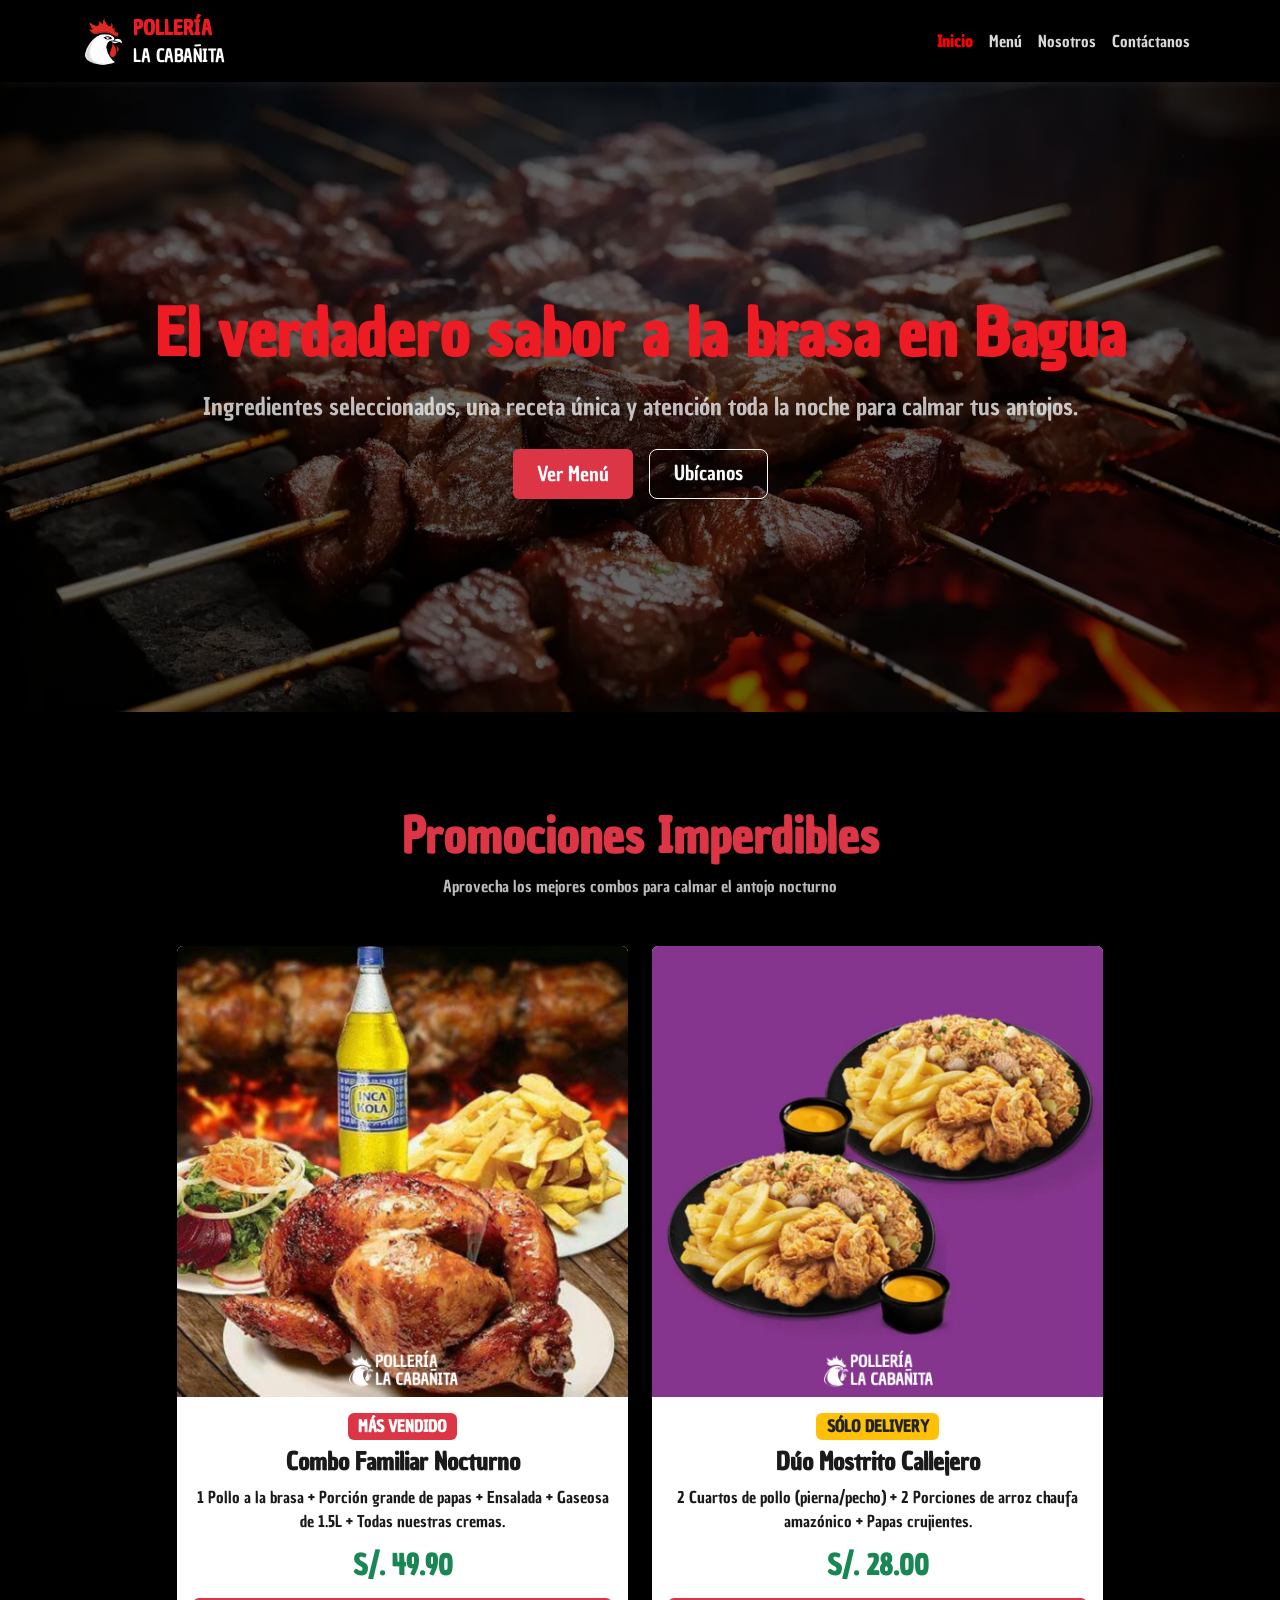
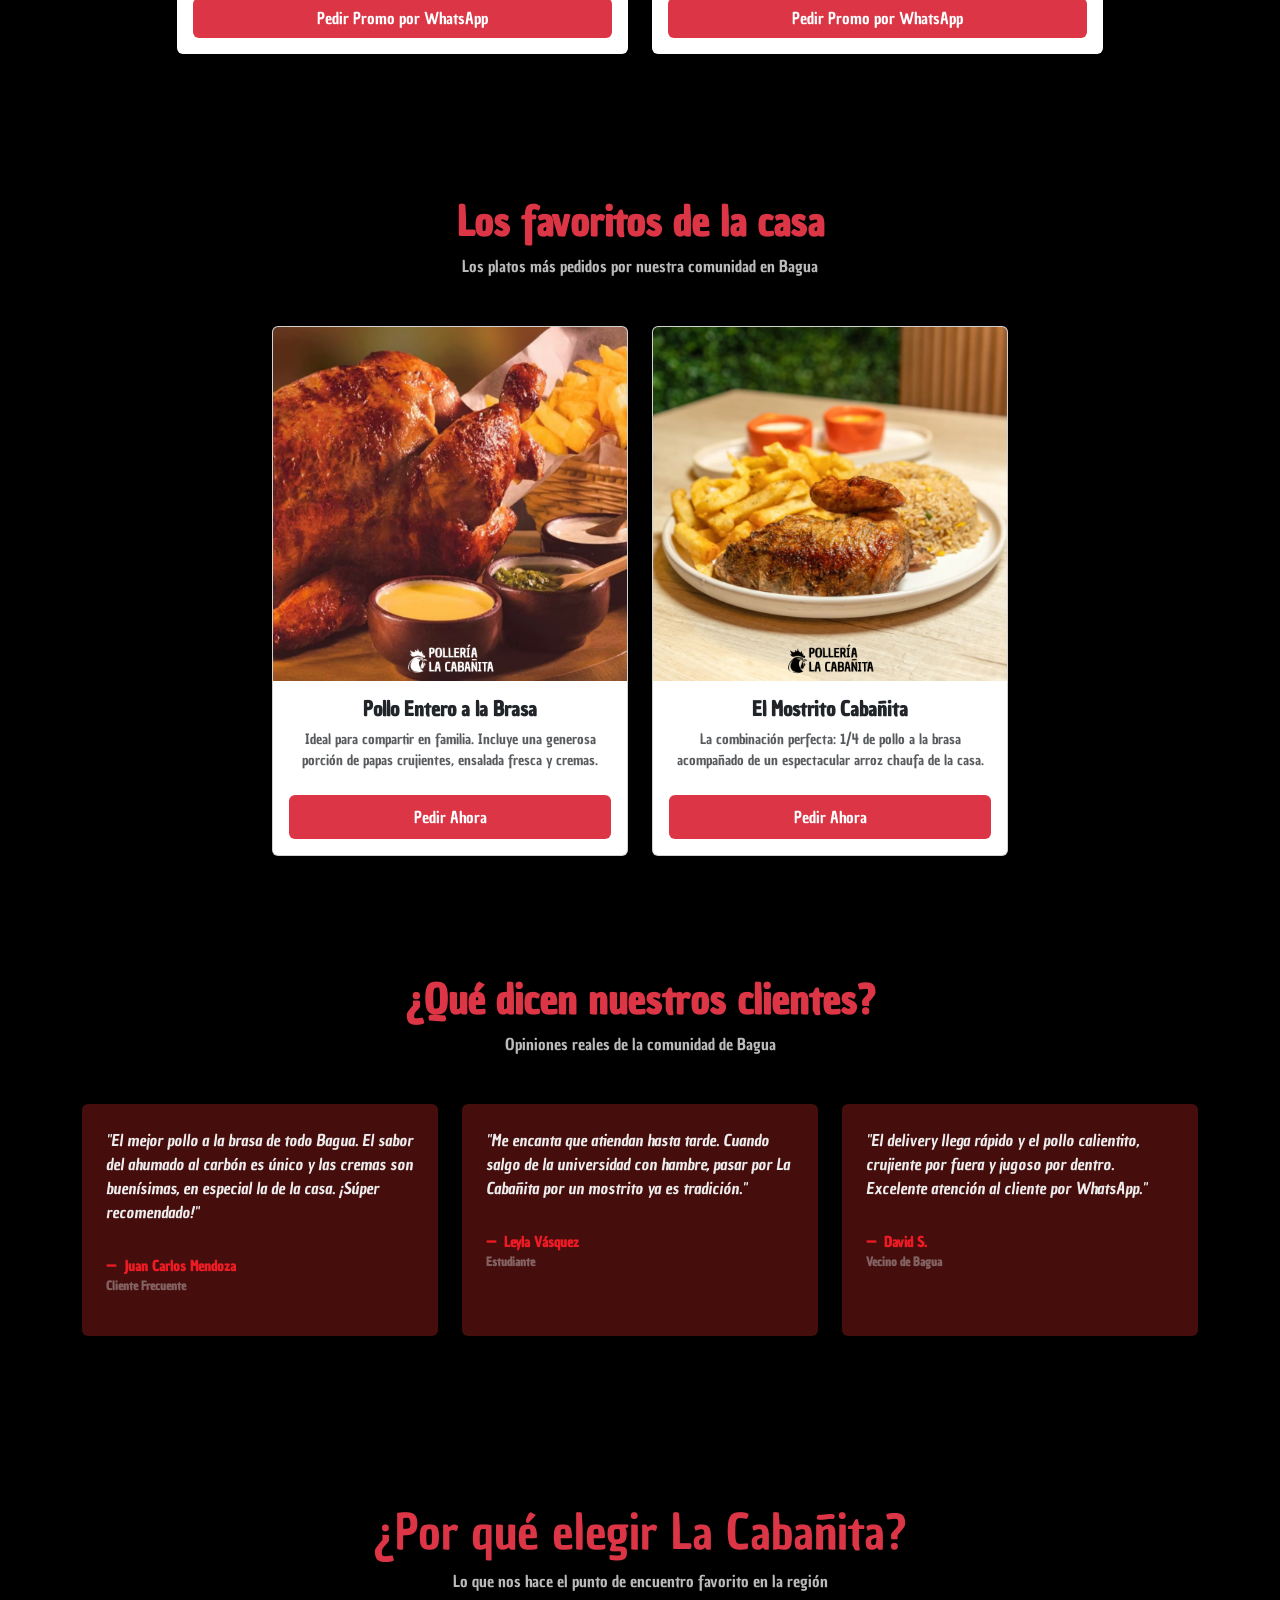
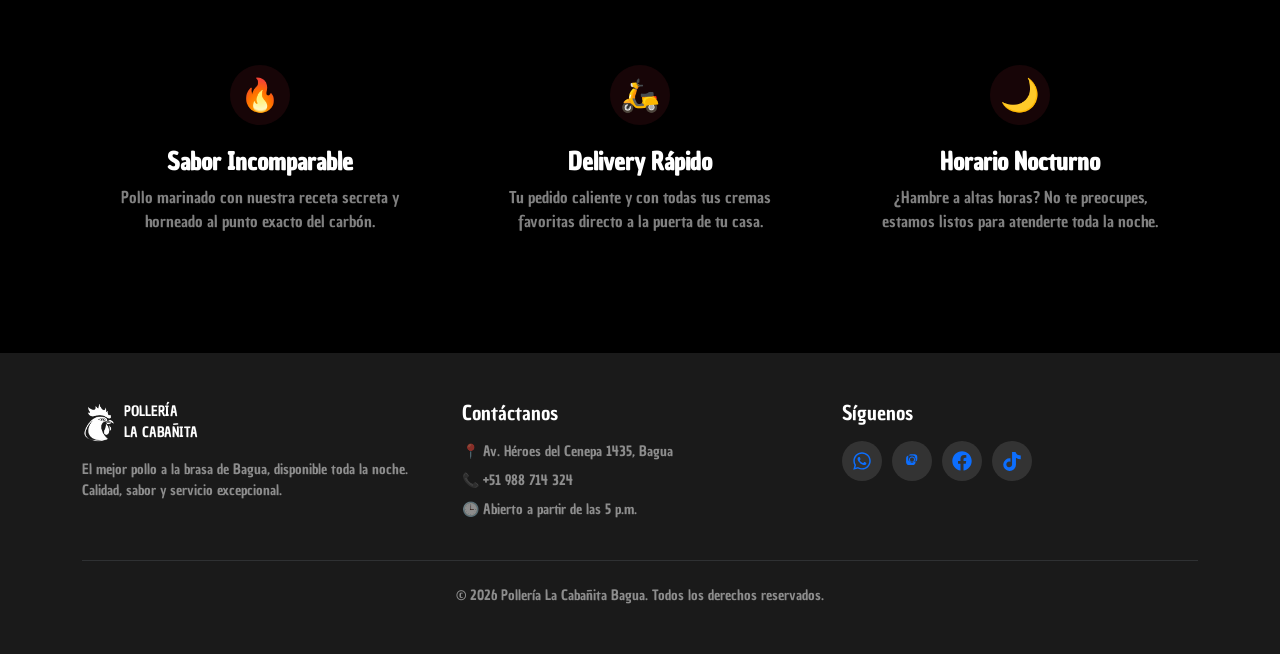
<file: PROYECTO003_UNID_II/PROYECTO003_UNID_II/PROYECTO002_UNID_II/principal.html>
<!DOCTYPE html>
<html lang="es">
<head>
    <meta charset="UTF-8">
    <meta name="viewport" content="width=device-width, initial-scale=1.0">
    <title>Pollería La Cabañita Bagua - El mejor pollo a la brasa</title>
    <link href="https://cdn.jsdelivr.net/npm/bootstrap@5.3.2/dist/css/bootstrap.min.css" rel="stylesheet">
    <link rel="stylesheet" href="style.css">
    
    <style>
        .navbar-dark .navbar-nav .nav-link {
            color: rgba(255, 255, 255, 0.85) !important;
        }
        .navbar-dark .navbar-nav .nav-link:hover {
            color: #ff0000 !important;
        }
        .navbar-dark .navbar-nav .nav-link.active {
            color: #ff0000 !important;
            font-weight: bold;
        }
    </style>
</head>
<body>

    <header class="header sticky-top py-2">
        <div class="container">
            
            <nav class="navbar navbar-expand-lg navbar-dark p-0 d-flex justify-content-between align-items-center flex-wrap">
                
                <a href="principal.html" class="navbar-brand d-flex align-items-center text-decoration-none m-0">
                    <img src="./imagenes/LOGOORIPOS.png" alt="Logo La Cabañita Bagua" class="me-2" height="50">
                    <div class="d-flex flex-column">
                        <span class="logo-title fw-bold" style="color: #ED1C24 !important;">POLLERÍA</span>
                        <span class="text-white d-block small">LA CABAÑITA</span>
                    </div>
                </a>
                
                <button class="navbar-toggler" type="button" data-bs-toggle="collapse" data-bs-target="#navbarNav" aria-controls="navbarNav" aria-expanded="false" aria-label="Toggle navigation">
                    <span class="navbar-toggler-icon"></span>
                </button>
                
                <div class="collapse navbar-collapse flex-grow-1" id="navbarNav">
                    <ul class="navbar-nav ms-auto text-end pt-3 pt-lg-0">
                        <li class="nav-item"><a class="nav-link active" href="principal.html">Inicio</a></li>
                        <li class="nav-item"><a class="nav-link" href="menu.html">Menú</a></li>
                        <li class="nav-item"><a class="nav-link" href="nosotros.html">Nosotros</a></li>
                        <li class="nav-item"><a class="nav-link" href="contactanos.html">Contáctanos</a></li>
                    </ul>
                </div>

            </nav>
        </div>
    </header>

    <main>
        
        <section class="hero-nosotros text-center text-white py-5 d-flex align-items-center" style="min-height: 70vh;">
    <div class="container my-auto">
        <h1 class="display-3 fw-bold mb-3"style="color: #ED1C24 !important;">El verdadero sabor a la brasa en Bagua</h1>
        <p class="lead fs-4 mb-4 text-light opacity-75">Ingredientes seleccionados, una receta única y atención toda la noche para calmar tus antojos.</p>
        <div class="d-flex justify-content-center gap-3">
            <a href="menu.html" class="btn btn-cabanita btn-lg px-4">Ver Menú</a>
            <a href="contactanos.html" class="btn btn-outline-light btn-lg px-4">Ubícanos</a>
        </div>
    </div>
</section>

<section class="container my-5 py-5">
            <header class="text-center mb-5">
                <h2 class="title-red display-5 fw-bold">Promociones Imperdibles</h2>
                <p class="text-light opacity-75">Aprovecha los mejores combos para calmar el antojo nocturno</p>
            </header>

            <section class="row g-4 justify-content-center">
                
                <article class="col-md-6 col-lg-5">
                    <figure class="card h-100 border-0 shadow-sm overflow-hidden text-center m-0">
                        <img src="./imagenes/COMBOFAMILIARNOCTURNO.png" class="card-img-top" alt="Combo Familiar Nocturno">
                        <figcaption class="card-body">
                            <span class="badge bg-danger mb-2 fs-6">MÁS VENDIDO</span>
                            <h3 class="h4 card-title fw-bold">Combo Familiar Nocturno</h3>
                            <p class="card-text text-muted">1 Pollo a la brasa + Porción grande de papas + Ensalada + Gaseosa de 1.5L + Todas nuestras cremas.</p>
                            <p class="h3 text-success fw-bold mb-3">S/. 49.90</p>
                            <a href="https://wa.me/51930838877" target="_blank" class="btn btn-cabanita w-100 py-2">Pedir Promo por WhatsApp</a>
                        </figcaption>
                    </figure>
                </article>

                <article class="col-md-6 col-lg-5">
                    <figure class="card h-100 border-0 shadow-sm overflow-hidden text-center m-0">
                        <img src="./imagenes/DUOMONSTRITOCALLEJERO.png" class="card-img-top" alt="Dúo Monstrito Callejero">
                        <figcaption class="card-body">
                            <span class="badge bg-warning text-dark mb-2 fs-6">SÓLO DELIVERY</span>
                            <h3 class="h4 card-title fw-bold">Dúo Mostrito Callejero</h3>
                            <p class="card-text text-muted">2 Cuartos de pollo (pierna/pecho) + 2 Porciones de arroz chaufa amazónico + Papas crujientes.</p>
                            <p class="h3 text-success fw-bold mb-3">S/. 28.00</p>
                            <a href="https://wa.me/51930838877" target="_blank" class="btn btn-cabanita w-100 py-2">Pedir Promo por WhatsApp</a>
                        </figcaption>
                    </figure>
                </article>

            </section>
        </section>

        <section class="bg-light py-5">
            <div class="container">
                <header class="text-center mb-5">
                    <h2 class="h1 title-red fw-bold">Los favoritos de la casa</h2>
                    <p class="text-light opacity-75">Los platos más pedidos por nuestra comunidad en Bagua</p>
                </header>

                <div class="row g-4 justify-content-center">
                    <article class="col-md-5 col-lg-4">
                        <div class="card h-100 shadow-sm">
                            <img src="./imagenes/POLLOALABRASACOMPLETO.png" class="card-img-top" alt="Pollo a la Brasa Completo">
                            <div class="card-body text-center">
                                <h3 class="h5 card-title text-dark fw-bold">Pollo Entero a la Brasa</h3>
                                <p class="card-text text-muted small">Ideal para compartir en familia. Incluye una generosa porción de papas crujientes, ensalada fresca y cremas.</p>
                                <a href="menu.html" class="btn btn-cabanita w-100 mt-2">Pedir Ahora</a>
                            </div>
                        </div>
                    </article>

                    <article class="col-md-5 col-lg-4">
                        <div class="card h-100 shadow-sm">
                            <img src="./imagenes/MONSTRITOCABAÑITA.png" class="card-img-top" alt="Mostrito Cabañita">
                            <div class="card-body text-center">
                                <h3 class="h5 card-title text-dark fw-bold">El Mostrito Cabañita</h3>
                                <p class="card-text text-muted small">La combinación perfecta: 1/4 de pollo a la brasa acompañado de un espectacular arroz chaufa de la casa.</p>
                                <a href="menu.html" class="btn btn-cabanita w-100 mt-2">Pedir Ahora</a>
                            </div>
                        </div>
                    </article>
                </div>
            </div>
        </section>

        <section class="bg-light py-5">
            <section class="container py-4">
                <header class="text-center mb-5">
                    <h2 class="h1 title-red fw-bold">¿Qué dicen nuestros clientes?</h2>
                    <p class="text-light opacity-75">Opiniones reales de la comunidad de Bagua</p>
                </header>

                <section class="row g-4 justify-content-center">
                    
                    <article class="col-md-4">
                        <blockquote class="card h-100 p-4 border-0 shadow-sm m-0">
                            <p class="card-text italic">"El mejor pollo a la brasa de todo Bagua. El sabor del ahumado al carbón es único y las cremas son buenísimas, en especial la de la casa. ¡Súper recomendado!"</p>
                            <footer class="blockquote-footer mt-3 text-dark fw-bold bg-transparent border-0 p-0">
                                Juan Carlos Mendoza <small class="text-muted d-block">Cliente Frecuente</small>
                            </footer>
                        </blockquote>
                    </article>

                    <article class="col-md-4">
                        <blockquote class="card h-100 p-4 border-0 shadow-sm m-0">
                            <p class="card-text italic">"Me encanta que atiendan hasta tarde. Cuando salgo de la universidad con hambre, pasar por La Cabañita por un mostrito ya es tradición."</p>
                            <footer class="blockquote-footer mt-3 text-dark fw-bold bg-transparent border-0 p-0">
                                Leyla Vásquez <small class="text-muted d-block">Estudiante</small>
                            </footer>
                        </blockquote>
                    </article>

                    <article class="col-md-4">
                        <blockquote class="card h-100 p-4 border-0 shadow-sm m-0">
                            <p class="card-text italic">"El delivery llega rápido y el pollo calientito, crujiente por fuera y jugoso por dentro. Excelente atención al cliente por WhatsApp."</p>
                            <footer class="blockquote-footer mt-3 text-dark fw-bold bg-transparent border-0 p-0">
                                David S. <small class="text-muted d-block">Vecino de Bagua</small>
                            </footer>
                        </blockquote>
                    </article>

                </section>
            </section>
        </section>

        <section class="container my-5 py-5">
            <header class="text-center mb-5">
                <h2 class="title-red display-5">¿Por qué elegir La Cabañita?</h2>
                <p class="text-light opacity-75">Lo que nos hace el punto de encuentro favorito en la región</p>
            </header>

            <div class="row g-4 text-center">
                <article class="col-md-4">
    <div class="card h-100 p-4 border-0 shadow-sm bg-black text-white">
        <div class="beneficios-icon-circle mx-auto"><span>🔥</span></div>
        <h3 class="h4 card-title fw-bold mt-2">Sabor Incomparable</h3>
        <p class="card-text text-white-50">Pollo marinado con nuestra receta secreta y horneado al punto exacto del carbón.</p>
    </div>
</article>

<article class="col-md-4">
    <div class="card h-100 p-4 border-0 shadow-sm bg-black text-white">
        <div class="beneficios-icon-circle mx-auto"><span>🛵</span></div>
        <h3 class="h4 card-title fw-bold mt-2">Delivery Rápido</h3>
        <p class="card-text text-white-50">Tu pedido caliente y con todas tus cremas favoritas directo a la puerta de tu casa.</p>
    </div>
</article>

<article class="col-md-4">
    <div class="card h-100 p-4 border-0 shadow-sm bg-black text-white">
        <div class="beneficios-icon-circle mx-auto"><span>🌙</span></div>
        <h3 class="h4 card-title fw-bold mt-2">Horario Nocturno</h3>
        <p class="card-text text-white-50">¿Hambre a altas horas? No te preocupes, estamos listos para atenderte toda la noche.</p>
    </div>
</article>
            </div>
        </section>

    </main>

    <footer class="footer py-5 mt-auto text-white-50" style="background-color: #111111;">
        <div class="container">
            <div class="row g-4">
                <aside class="col-md-4">
                    <div class="d-flex align-items-center mb-3">
                        <img src="./imagenes/LOGOBNPOS.png" alt="Logo Blanco" height="40" class="me-2">
                        <header>
                            <span class="text-white d-block small">POLLERÍA</span>
                            <span class="text-white d-block small">LA CABAÑITA</span>
                        </header>
                    </div>
                    <p class="small">El mejor pollo a la brasa de Bagua, disponible toda la noche. Calidad, sabor y servicio excepcional.</p>
                </aside>
                
                <section class="col-md-4">
                    <h4 class="h5 text-white mb-3">Contáctanos</h4>
                    <ul class="list-unstyled small">
                        <li class="mb-2">📍 Av. Héroes del Cenepa 1435, Bagua</li>
                        <li class="mb-2">📞 +51 988 714 324</li>
                        <li class="mb-2">🕒 Abierto a partir de las 5 p.m.</li>
                    </ul>
                </section>
                
                <section class="col-md-4">
                    <h4 class="h5 text-white mb-3">Síguenos</h4>
                    <nav class="d-flex" aria-label="Redes sociales">
                        <a href="https://wa.me/51930838877" target="_blank" class="social-icon-circle ico-wsp" title="WhatsApp"><svg viewBox="0 0 448 512" width="20"><path fill="currentColor" d="M380.9 97.1C339 55.1 283.2 32 223.9 32c-122.4 0-222 99.6-222 222 0 39.1 10.2 77.3 29.6 111L0 480l117.7-30.9c32.4 17.7 68.9 27 106.1 27h.1c122.3 0 224.1-99.6 224.1-222 0-59.3-25.2-115-67.1-157zm-157 341.6c-33.2 0-65.7-8.9-94-25.7l-6.7-4-69.8 18.3 18.6-68.1-4.4-7c-18.5-29.4-28.2-63.3-28.2-98.2 0-101.7 82.8-184.5 184.6-184.5 49.3 0 95.6 19.2 130.4 54.1 34.8 34.9 56.2 81.2 56.1 130.5 0 101.8-84.9 184.6-186.6 184.6zm101.2-138.2c-5.5-2.8-32.8-16.2-37.9-18-5.1-1.9-8.8-2.8-12.5 2.8-3.7 5.6-14.3 18-17.6 21.8-3.2 3.7-6.5 4.2-12 1.4-32.6-16.3-54-29.1-75.5-66-5.7-9.8 5.7-9.1 16.3-30.3 1.8-3.7.9-6.9-.5-9.7-1.4-2.8-12.5-30.1-17.1-41.2-4.5-10.8-9.1-9.3-12.5-9.5-3.2-.2-6.9-.2-10.6-.2-3.7 0-9.7 1.4-14.8 6.9-5.1 5.6-19.4 19-19.4 46.3 0 27.3 19.9 53.7 22.6 57.4 2.8 3.7 39.1 59.7 94.8 83.8 35.2 15.2 49 16.5 66.6 13.9 10.7-1.6 32.8-13.4 37.4-26.4 4.6-13 4.6-24.1 3.2-26.4-1.3-2.5-5-3.9-10.5-6.6z"/></svg></a>
                        <a href="https://www.instagram.com/polleria_la_cabanita/" target="_blank" class="social-icon-circle ico-ig" title="Instagram"><svg viewBox="0 0 448 512" width="20"><path fill="currentColor" d="M224.1 141c-43.6 0-79 35.4-79 79s35.4 79 79 79 79-35.4 79-79-35.4-79-79-79zm0 130.5c-28.4 0-51.5-23.1-51.5-51.5s23.1-51.5 51.5-51.5 51.5 23.1 51.5 51.5-23.1 51.5-51.5 51.5zm129.6-148.9c-4.5-11.6-12.3-21.7-22.4-29.4-10.2-7.7-22.6-12-35.4-12.3-21.3-1-83.3-1-104.6 0-12.8.3-25.2 4.6-35.4 12.3-10.1 7.7-18 17.8-22.4 29.4-4 10.5-6.1 27.8-6.1 56.6s2.1 46.1 6.1 56.6c4.5 11.6 12.3 21.7 22.4 29.4 10.2 7.7 22.6 12 35.4 12.3 21.3 1 83.3 1 104.6 0 12.8-.3 25.2-4.6 35.4-12.3 10.1-7.7 18-17.8 22.4-29.4 4-10.5 6.1-27.8 6.1-56.6s-2-46.1-6.1-56.6zM310.1 316c-7.2 18.1-21.3 32.2-39.4 39.4-17.1 6.8-57.5 5.2-76.7 5.2s-59.6 1.5-76.7-5.2c-18.1-7.2-32.2-21.3-39.4-39.4-6.8-17.1-5.2-57.5-5.2-76.7s-1.5-59.6 5.2-76.7c7.2-18.1 21.3-32.2 39.4-39.4 17.1-6.8 57.5-5.2 76.7-5.2s59.6-1.5 76.7 5.2c18.1 7.2 32.2 21.3 39.4 39.4 6.8 17.1 5.2 57.5 5.2 76.7s1.4 59.6-5.2 76.7zM302.5 141c-8.6 0-15.6 7-15.6 15.6s7 15.6 15.6 15.6 15.6-7 15.6-15.6-7-15.6-15.6-15.6z"/></svg></a>
                        <a href="https://web.facebook.com/" target="_blank" class="social-icon-circle ico-fb" title="Facebook"><svg viewBox="0 0 512 512" width="20"><path fill="currentColor" d="M504 256C504 119 393 8 256 8S8 119 8 256c0 123.78 90.69 226.38 209.25 245V327.69h-63V256h63v-54.64c0-62.15 37-96.48 93.67-96.48 27.14 0 55.52 4.84 55.52 4.84v61h-31.28c-30.8 0-40.41 19.12-40.41 38.73V256h68.78l-11 71.69h-57.78V501C413.31 482.38 504 379.78 504 256z"/></svg></a>
                        <a href="https://www.tiktok.com/" target="_blank" class="social-icon-circle ico-tt" title="TikTok"><svg viewBox="0 0 448 512" width="20"><path fill="currentColor" d="M448 209.91a210.06 210.06 0 0 1-122.77-39.25v178.72A162.55 162.55 0 1 1 185 188.31v89.89a72.69 72.69 0 1 0 40.3 64.12V24h89a114.19 114.19 0 0 0 71.18 80.3A208.28 208.28 0 0 1 448 114.12z"/></svg></a>
                    </nav>
                </section>
            </div>
            <hr class="border-secondary my-4">
            <p class="text-center small text-white-50 mb-0">&copy; 2026 Pollería La Cabañita Bagua. Todos los derechos reservados.</p>
        </div>
    </footer>

    <script src="https://cdn.jsdelivr.net/npm/bootstrap@5.3.2/dist/js/bootstrap.bundle.min.js"></script>
</body>
</html>
</file>
<file: PROYECTO003_UNID_II/PROYECTO003_UNID_II/PROYECTO002_UNID_II/style.css>
@import url('https://fonts.googleapis.com/css2?family=Chau+Philomene+One:ital@0;1&display=swap');

:root {
    --rojo-cabanita: #dc3545;
    --rojo-oscuro: #bd2130;
    --oscuro-principal: #1a1a1a;
    --blanco-puro: #ffffff;
    --gris-claro: #f8f9fa;
    --fuente-principal: 'Chau Philomene One', sans-serif;
}

* {
    font-family: var(--fuente-principal) !important;
}

.header {
    background-color: #000000 !important; 
    box-shadow: 0 2px 10px rgba(255, 255, 255, 0.05); 
    z-index: 1030; 
}

body {
    background-color: #000000 !important; 
    color: #ffffff !important;   
}        

h1, h2, h3, h4, h5, h6, .display-5 {
    color: #ffffff !important;
}

.bg-light {
    background-color: #000000 !important; 
}

figure.card {
    background-color: #ffffff !important; 
    border: none !important;
}

figure.card h3,
figure.card .card-text,
figure.card .text-muted {
    color: #1a1a1a !important; 
}

blockquote.card {
    background-color: #460D0D !important; 
}

blockquote.card .card-text {
    color: #ECECEC !important;
    font-style: italic;
}

blockquote.card .blockquote-footer {
    color: #ED1C24!important; 
}
blockquote.card .blockquote-footer small {
    color: #836262 !important; 
}

.title-red {
    color: var(--rojo-cabanita) !important;
}

.nav-link {
    color: var(--oscuro-principal) !important;
    transition: color 0.3s ease;
}

.nav-link:hover, .nav-link.active {
    color: var(--rojo-cabanita) !important;
}

.btn-cabanita {
    background-color: var(--rojo-cabanita) !important;
    color: var(--blanco-puro) !important;
    border: none !important;
    padding: 10px 24px;
    border-radius: 6px;
    transition: background-color 0.3s ease, transform 0.2s ease;
}

.btn-cabanita:hover {
    background-color: var(--rojo-oscuro) !important;
    color: var(--blanco-puro) !important;
}

.accordion-button {
    color: var(--oscuro-principal) !important;
    background-color: var(--blanco-puro) !important;
}

.accordion-button:not(.collapsed) {
    background-color: rgba(134, 220, 53, 0.1) !important; 
    color: var(--rojo-cabanita) !important;
    box-shadow: none !important;
}

.accordion-button:focus {
    box-shadow: 0 0 0 0.25rem rgba(220, 53, 69, 0.25) !important; 
}

.card-icon-container, .beneficios-icon-circle, .info-icon {
    font-size: 2rem;
    background-color: rgba(220, 53, 69, 0.1) !important;
    width: 60px;
    height: 60px;
    display: flex;
    align-items: center;
    justify-content: center;
    border-radius: 50%;
    margin-bottom: 15px;
}

.value-row {
    display: flex;
    align-items: center;
    justify-content: space-between;
    padding: 12px 0;
    border-bottom: 1px dashed #ccc;
}

.value-dot {
    flex-grow: 1;
    border-bottom: 2px dotted #cccccc;
    margin: 0 15px;
}

.footer {
    background-color: var(--oscuro-principal) !important;
}

.f-logo-title {
    color: var(--rojo-cabanita) !important;
}

.social-icon-circle {
    width: 40px;
    height: 40px;
    background-color: #333 !important;
    display: inline-flex;
    align-items: center;
    justify-content: center;
    border-radius: 50%;
    margin-right: 10px;
    transition: background-color 0.3s;
}

.social-icon-circle svg {
    width: 20px;
    height: 20px;
    fill: var(--blanco-puro) !important;
}

.hero-nosotros {
    background-image: linear-gradient(rgba(0, 0, 0, 0.6), rgba(0, 0, 0, 0.6)), url('./imagenes/FONDOINDEX.png'); 
    background-size: cover;     
    background-position: center;  
    background-repeat: no-repeat;  
    width: 100%;                   
    padding: 0 !important;      
}

header.text-center.mb-5.d{
    background-image: linear-gradient(rgba(0, 0, 0, 0.6), rgba(0, 0, 0, 0.6)), url('./imagenes/FONDOMENÚ.png'); 
    background-size: cover;
    background-position: center;
    background-repeat: no-repeat;
    padding-top: 3rem;
    padding-bottom: 3rem;
}

html {
    scroll-behavior: smooth; 
    scroll-padding-top: 140px; 
}
</file>
